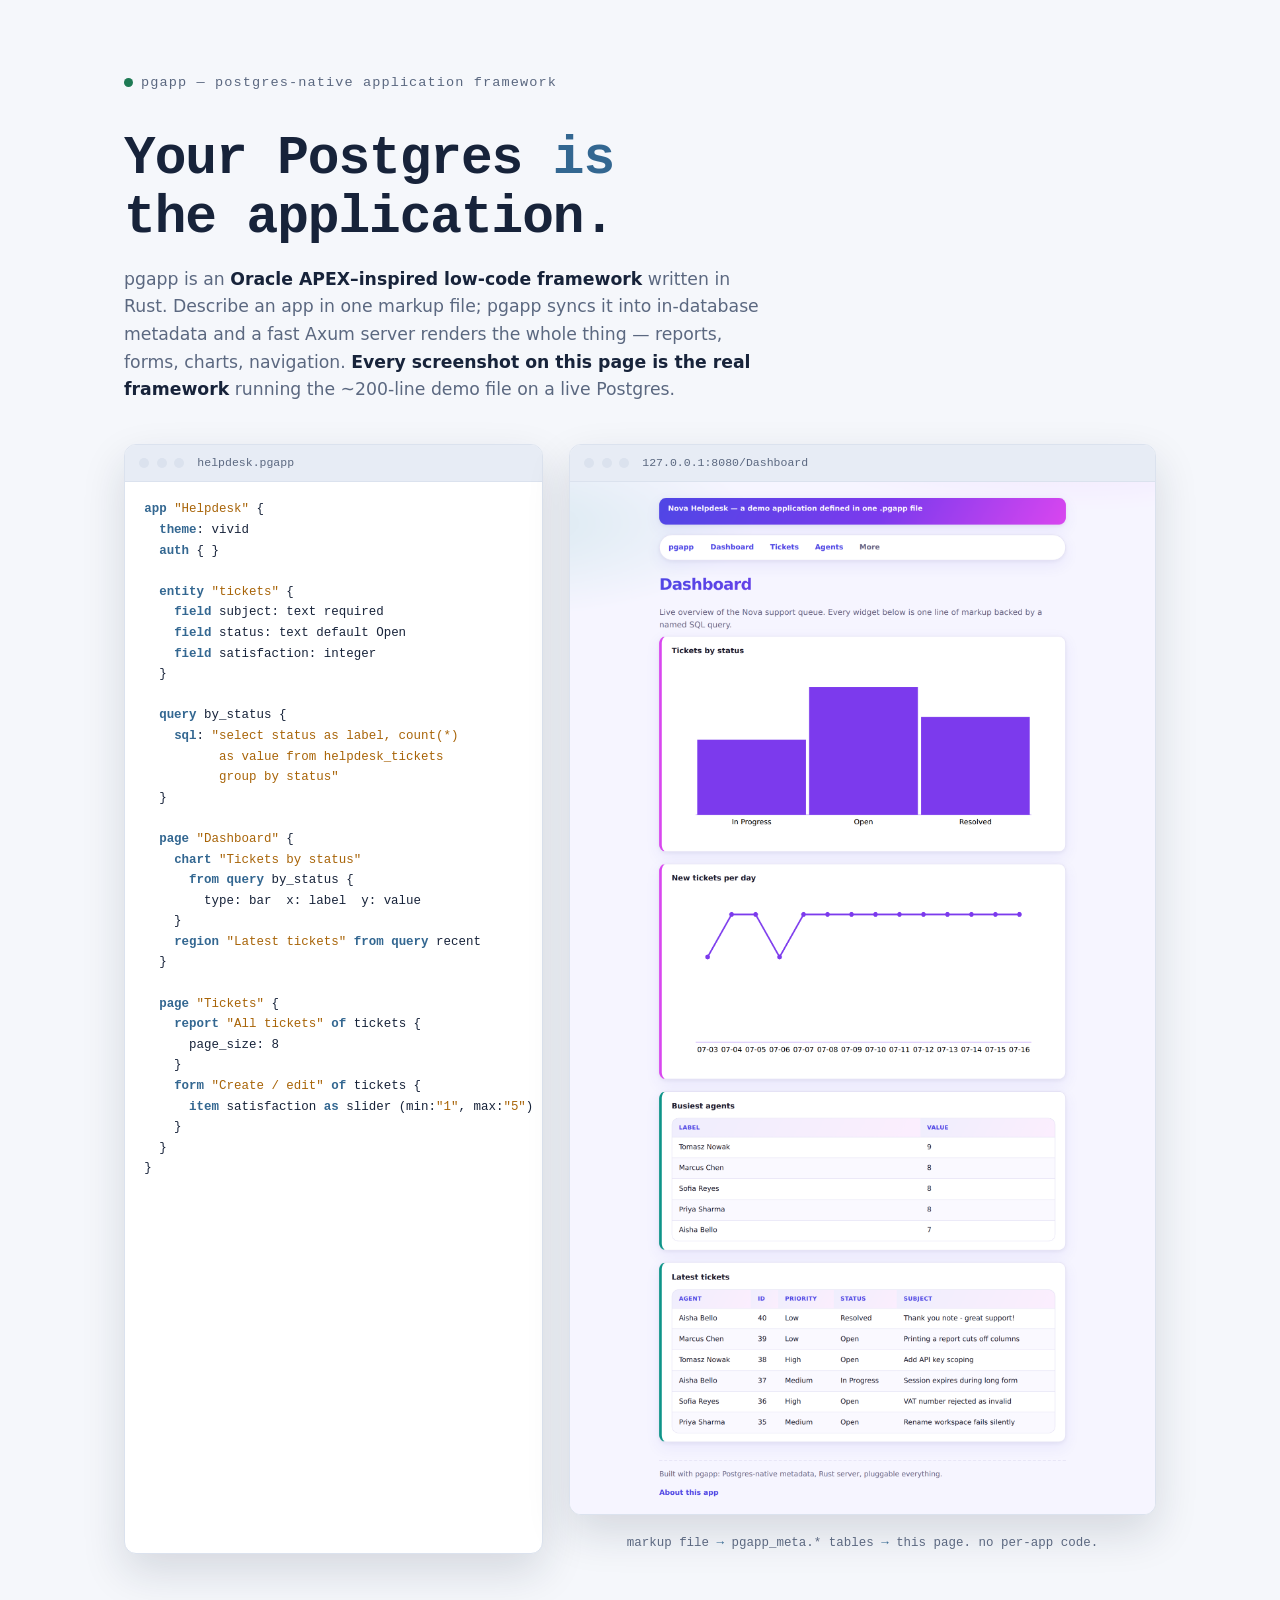
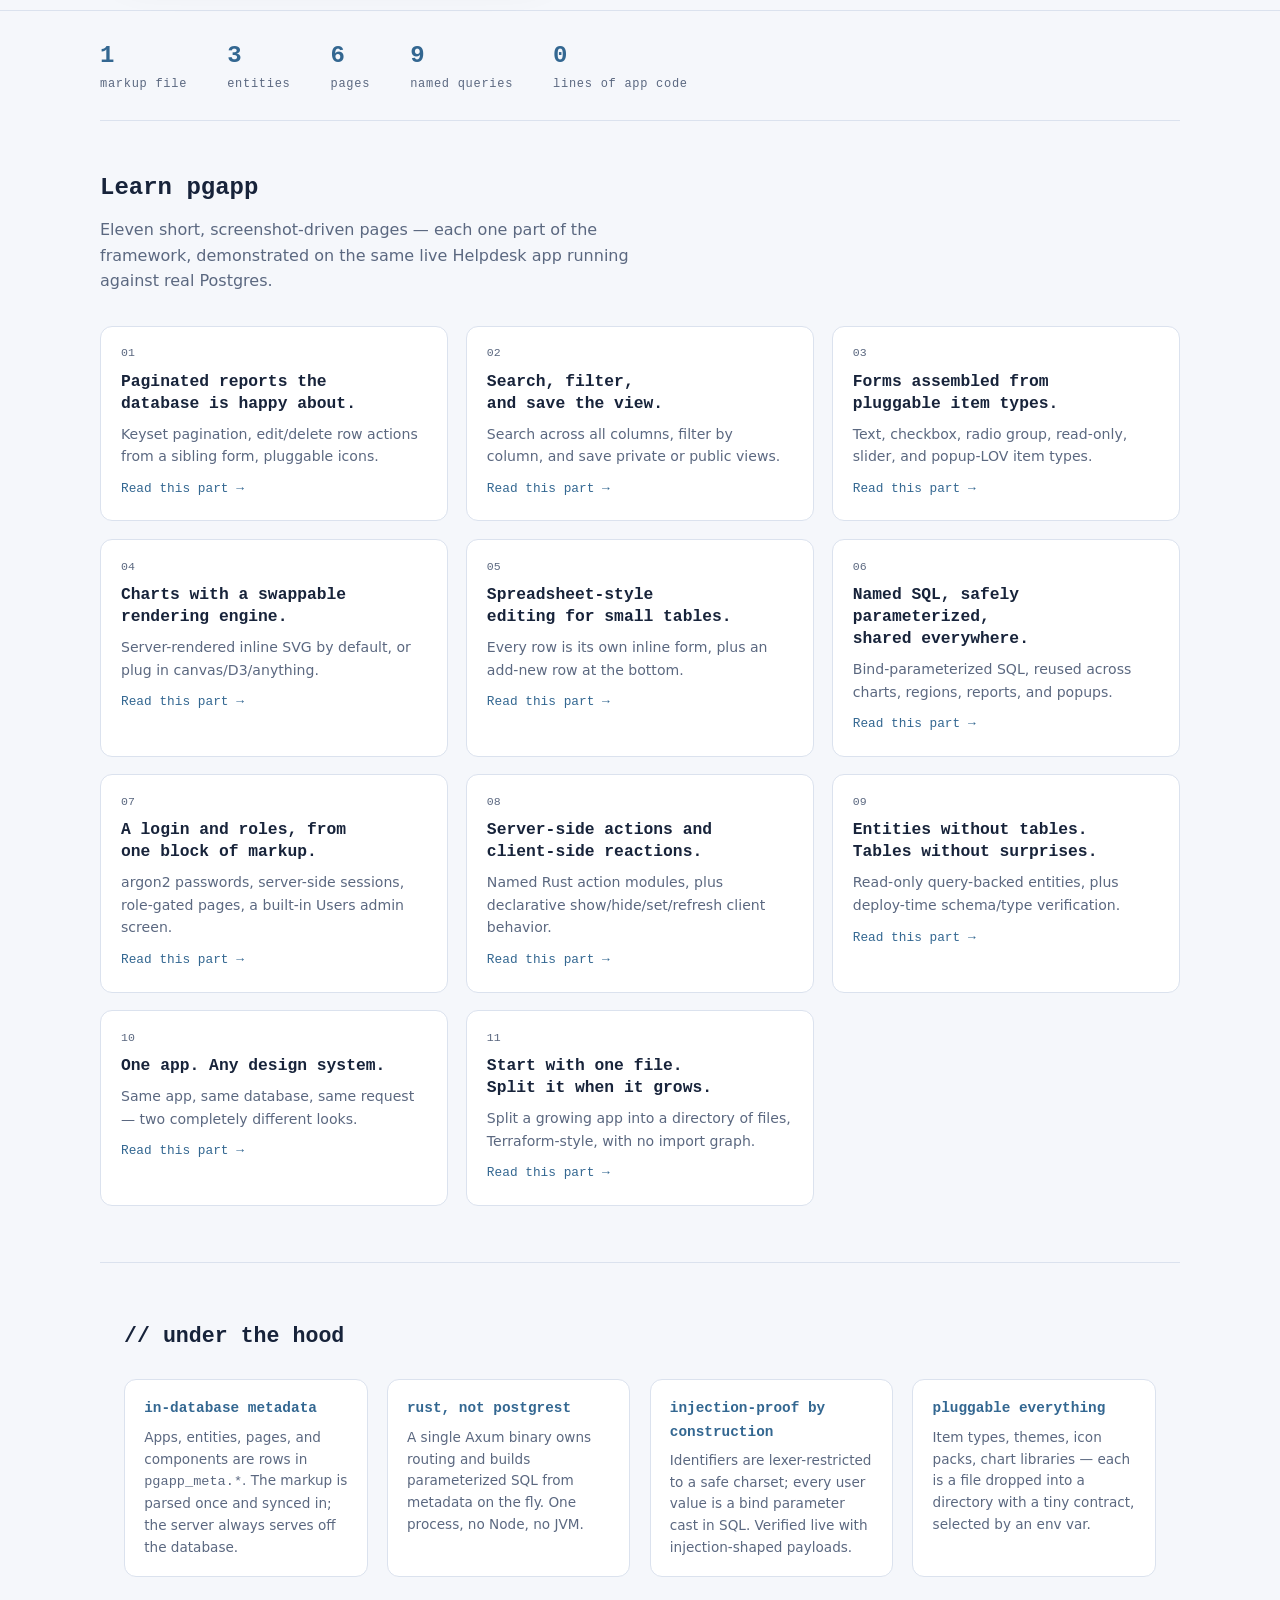
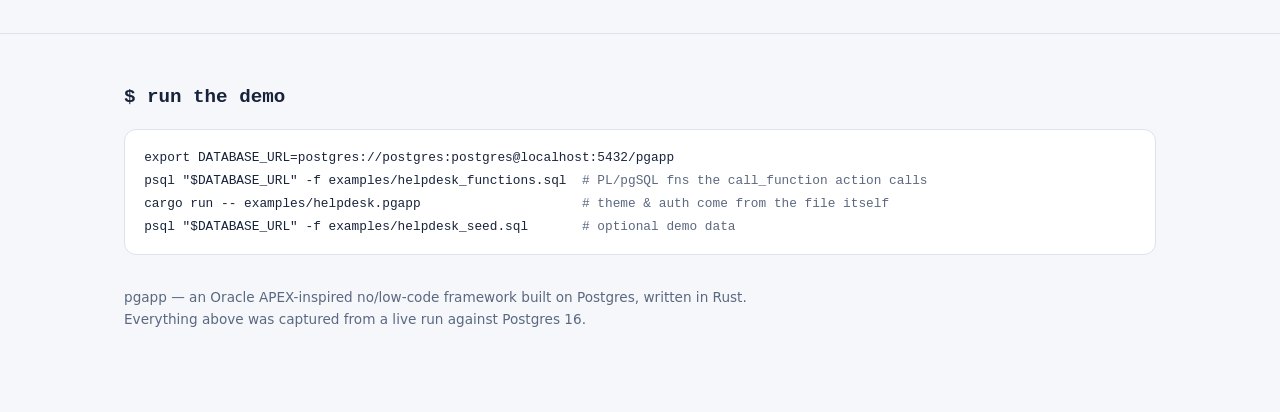
<file: marketing/index.html>
<!doctype html>
<html lang="en">
<head>
<meta charset="utf-8">
<meta name="viewport" content="width=device-width, initial-scale=1">
<title>pgapp — your Postgres is the app</title>
<link rel="stylesheet" href="style.css">
</head>
<body>

<header class="hero">
  <div class="wrap">
    <div class="brand"><span class="dot"></span>pgapp &mdash; postgres-native application framework</div>
    <h1>Your Postgres <span class="a">is</span> the application.</h1>
    <p class="lede">pgapp is an <strong>Oracle&nbsp;APEX&ndash;inspired low-code framework</strong> written in Rust.
    Describe an app in one markup file; pgapp syncs it into in-database metadata and a fast Axum server
    renders the whole thing &mdash; reports, forms, charts, navigation. <strong>Every screenshot on this page is the
    real framework</strong> running the ~200-line demo file on a live Postgres.</p>

    <div class="hero-pair">
      <div class="code-card">
        <div class="bar"><span class="b"></span><span class="b"></span><span class="b"></span><span class="name">helpdesk.pgapp</span></div>
        <pre><span class="k">app</span> <span class="s">"Helpdesk"</span> {
  <span class="k">theme</span>: vivid
  <span class="k">auth</span> { }

  <span class="k">entity</span> <span class="s">"tickets"</span> {
    <span class="k">field</span> subject: text required
    <span class="k">field</span> status: text default Open
    <span class="k">field</span> satisfaction: integer
  }

  <span class="k">query</span> by_status {
    <span class="k">sql</span>: <span class="s">"select status as label, count(*)
          as value from helpdesk_tickets
          group by status"</span>
  }

  <span class="k">page</span> <span class="s">"Dashboard"</span> {
    <span class="k">chart</span> <span class="s">"Tickets by status"</span>
      <span class="k">from query</span> by_status {
        type: bar  x: label  y: value
    }
    <span class="k">region</span> <span class="s">"Latest tickets"</span> <span class="k">from query</span> recent
  }

  <span class="k">page</span> <span class="s">"Tickets"</span> {
    <span class="k">report</span> <span class="s">"All tickets"</span> <span class="k">of</span> tickets {
      page_size: 8
    }
    <span class="k">form</span> <span class="s">"Create / edit"</span> <span class="k">of</span> tickets {
      <span class="k">item</span> satisfaction <span class="k">as</span> slider (min:<span class="s">"1"</span>, max:<span class="s">"5"</span>)
    }
  }
}</pre>
      </div>
      <div>
        <div class="frame"><div class="bar"><span class="b"></span><span class="b"></span><span class="b"></span><span class="name">127.0.0.1:8080/Dashboard</span></div><img src="shots/dashboard.png" alt="The rendered Dashboard page: two charts and two query-backed tables, styled by the vivid theme"></div>
        <div class="arrow-note">markup file <span class="a">&rarr;</span> pgapp_meta.* tables <span class="a">&rarr;</span> this page. no per-app code.</div>
      </div>
    </div>
  </div>
</header>

<section class="wrap stats" aria-label="Demo app contents">
  <div class="stat"><div class="n">1</div><div class="l">markup file</div></div>
  <div class="stat"><div class="n">3</div><div class="l">entities</div></div>
  <div class="stat"><div class="n">6</div><div class="l">pages</div></div>
  <div class="stat"><div class="n">9</div><div class="l">named queries</div></div>
  <div class="stat"><div class="n">0</div><div class="l">lines of app code</div></div>
</section>

<section class="wrap toc" aria-label="Tutorial">
  <h2>Learn pgapp</h2>
  <p class="toc-intro">Eleven short, screenshot-driven pages &mdash; each one part of the framework,
  demonstrated on the same live Helpdesk app running against real Postgres.</p>
  <div class="toc-grid">
    <a class="toc-card" href="tutorial/reports.html">
      <span class="n">01</span>
      <h3>Paginated reports the database is happy about.</h3>
      <p>Keyset pagination, edit/delete row actions from a sibling form, pluggable icons.</p>
      <span class="go">Read this part &rarr;</span>
    </a>
    <a class="toc-card" href="tutorial/search-and-views.html">
      <span class="n">02</span>
      <h3>Search, filter, and save the view.</h3>
      <p>Search across all columns, filter by column, and save private or public views.</p>
      <span class="go">Read this part &rarr;</span>
    </a>
    <a class="toc-card" href="tutorial/forms.html">
      <span class="n">03</span>
      <h3>Forms assembled from pluggable item types.</h3>
      <p>Text, checkbox, radio group, read-only, slider, and popup-LOV item types.</p>
      <span class="go">Read this part &rarr;</span>
    </a>
    <a class="toc-card" href="tutorial/charts.html">
      <span class="n">04</span>
      <h3>Charts with a swappable rendering engine.</h3>
      <p>Server-rendered inline SVG by default, or plug in canvas/D3/anything.</p>
      <span class="go">Read this part &rarr;</span>
    </a>
    <a class="toc-card" href="tutorial/editable-tables.html">
      <span class="n">05</span>
      <h3>Spreadsheet-style editing for small tables.</h3>
      <p>Every row is its own inline form, plus an add-new row at the bottom.</p>
      <span class="go">Read this part &rarr;</span>
    </a>
    <a class="toc-card" href="tutorial/queries.html">
      <span class="n">06</span>
      <h3>Named SQL, safely parameterized, shared everywhere.</h3>
      <p>Bind-parameterized SQL, reused across charts, regions, reports, and popups.</p>
      <span class="go">Read this part &rarr;</span>
    </a>
    <a class="toc-card" href="tutorial/auth.html">
      <span class="n">07</span>
      <h3>A login and roles, from one block of markup.</h3>
      <p>argon2 passwords, server-side sessions, role-gated pages, a built-in Users admin screen.</p>
      <span class="go">Read this part &rarr;</span>
    </a>
    <a class="toc-card" href="tutorial/actions.html">
      <span class="n">08</span>
      <h3>Server-side actions and client-side reactions.</h3>
      <p>Named Rust action modules, plus declarative show/hide/set/refresh client behavior.</p>
      <span class="go">Read this part &rarr;</span>
    </a>
    <a class="toc-card" href="tutorial/query-entities.html">
      <span class="n">09</span>
      <h3>Entities without tables. Tables without surprises.</h3>
      <p>Read-only query-backed entities, plus deploy-time schema/type verification.</p>
      <span class="go">Read this part &rarr;</span>
    </a>
    <a class="toc-card" href="tutorial/theming.html">
      <span class="n">10</span>
      <h3>One app. Any design system.</h3>
      <p>Same app, same database, same request &mdash; two completely different looks.</p>
      <span class="go">Read this part &rarr;</span>
    </a>
    <a class="toc-card" href="tutorial/modular-apps.html">
      <span class="n">11</span>
      <h3>Start with one file. Split it when it grows.</h3>
      <p>Split a growing app into a directory of files, Terraform-style, with no import graph.</p>
      <span class="go">Read this part &rarr;</span>
    </a>
  </div>
</section>

<section class="arch">
  <div class="wrap">
    <h2>// under the hood</h2>
    <div class="arch-grid">
      <div class="arch-card"><h3>in-database metadata</h3><p>Apps, entities, pages, and components are rows in <code>pgapp_meta.*</code>. The markup is parsed once and synced in; the server always serves off the database.</p></div>
      <div class="arch-card"><h3>rust, not postgrest</h3><p>A single Axum binary owns routing and builds parameterized SQL from metadata on the fly. One process, no Node, no JVM.</p></div>
      <div class="arch-card"><h3>injection-proof by construction</h3><p>Identifiers are lexer-restricted to a safe charset; every user value is a bind parameter cast in SQL. Verified live with injection-shaped payloads.</p></div>
      <div class="arch-card"><h3>pluggable everything</h3><p>Item types, themes, icon packs, chart libraries &mdash; each is a file dropped into a directory with a tiny contract, selected by an env var.</p></div>
    </div>
  </div>
</section>

<footer class="foot">
  <div class="wrap">
    <h2>$ run the demo</h2>
    <div class="runbox">export DATABASE_URL=postgres://postgres:postgres@localhost:5432/pgapp
psql "$DATABASE_URL" -f examples/helpdesk_functions.sql  <span class="c"># PL/pgSQL fns the call_function action calls</span>
cargo run -- examples/helpdesk.pgapp                     <span class="c"># theme &amp; auth come from the file itself</span>
psql "$DATABASE_URL" -f examples/helpdesk_seed.sql       <span class="c"># optional demo data</span></div>
    <p class="sig">pgapp &mdash; an Oracle APEX-inspired no/low-code framework built on Postgres, written in Rust.<br>
    Everything above was captured from a live run against Postgres 16.</p>
  </div>
</footer>

</body>
</html>
</file>
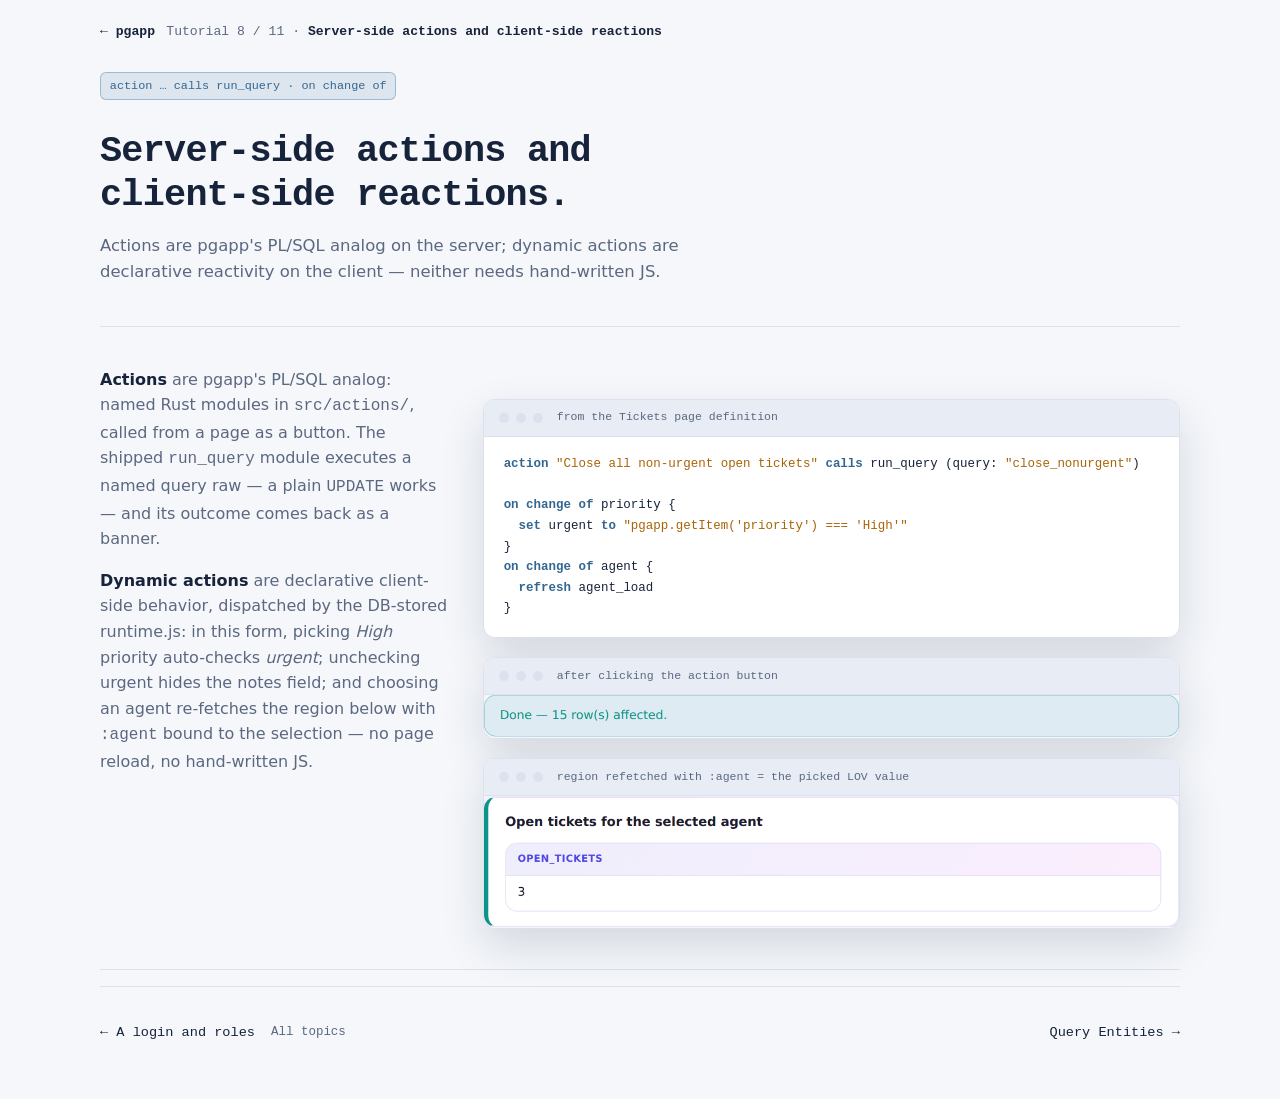
<file: marketing/tutorial/actions.html>
<!doctype html>
<html lang="en">
<head>
<meta charset="utf-8">
<meta name="viewport" content="width=device-width, initial-scale=1">
<title>Server-side actions and client-side reactions — pgapp tutorial</title>
<link rel="stylesheet" href="../style.css">
</head>
<body>

<div class="wrap sitenav">
  <a class="back" href="../index.html">&larr; pgapp</a>
  <span class="crumb">Tutorial 8 / 11 &middot; <strong>Server-side actions and client-side reactions</strong></span>
</div>

<header class="wrap tut-head">
  <span class="eyebrow">action &hellip; calls run_query &middot; on change of</span>
  <h1>Server-side actions and client-side reactions.</h1>
  <p class="lede">Actions are pgapp's PL/SQL analog on the server; dynamic actions are declarative reactivity on the client &mdash; neither needs hand-written JS.</p>
</header>

<main class="wrap tut-body feature">

<div class="txt">
  <p><strong>Actions</strong> are pgapp's PL/SQL analog: named Rust modules in <code>src/actions/</code>,
  called from a page as a button. The shipped <code>run_query</code> module executes a named query raw
  &mdash; a plain <code>UPDATE</code> works &mdash; and its outcome comes back as a banner.</p>
  <p><strong>Dynamic actions</strong> are declarative client-side behavior, dispatched by the DB-stored
  runtime.js: in this form, picking <em>High</em> priority auto-checks <em>urgent</em>; unchecking
  urgent hides the notes field; and choosing an agent re-fetches the region below with
  <code>:agent</code> bound to the selection &mdash; no page reload, no hand-written JS.</p>
</div>
<div class="media">
  <div class="media-stack">
    <div class="code-card">
      <div class="bar"><span class="b"></span><span class="b"></span><span class="b"></span><span class="name">from the Tickets page definition</span></div>
      <pre><span class="k">action</span> <span class="s">"Close all non-urgent open tickets"</span> <span class="k">calls</span> run_query (query: <span class="s">"close_nonurgent"</span>)

<span class="k">on change of</span> priority {
  <span class="k">set</span> urgent <span class="k">to</span> <span class="s">"pgapp.getItem('priority') === 'High'"</span>
}
<span class="k">on change of</span> agent {
  <span class="k">refresh</span> agent_load
}</pre>
    </div>
    <div class="frame"><div class="bar"><span class="b"></span><span class="b"></span><span class="b"></span><span class="name">after clicking the action button</span></div><img src="../shots/action-notice.png" alt="A green banner reading Done, 15 rows affected"></div>
    <div class="frame"><div class="bar"><span class="b"></span><span class="b"></span><span class="b"></span><span class="name">region refetched with :agent = the picked LOV value</span></div><img src="../shots/da-region.png" alt="The open-tickets-for-selected-agent region showing 3"></div>
  </div>
</div>

</main>

<nav class="wrap pager">
  <a class="pager-link prev" href="auth.html">&larr; A login and roles</a>
  <a class="pager-link home" href="../index.html">All topics</a>
  <a class="pager-link next" href="query-entities.html">Query Entities &rarr;</a>
</nav>

</body>
</html>
</file>
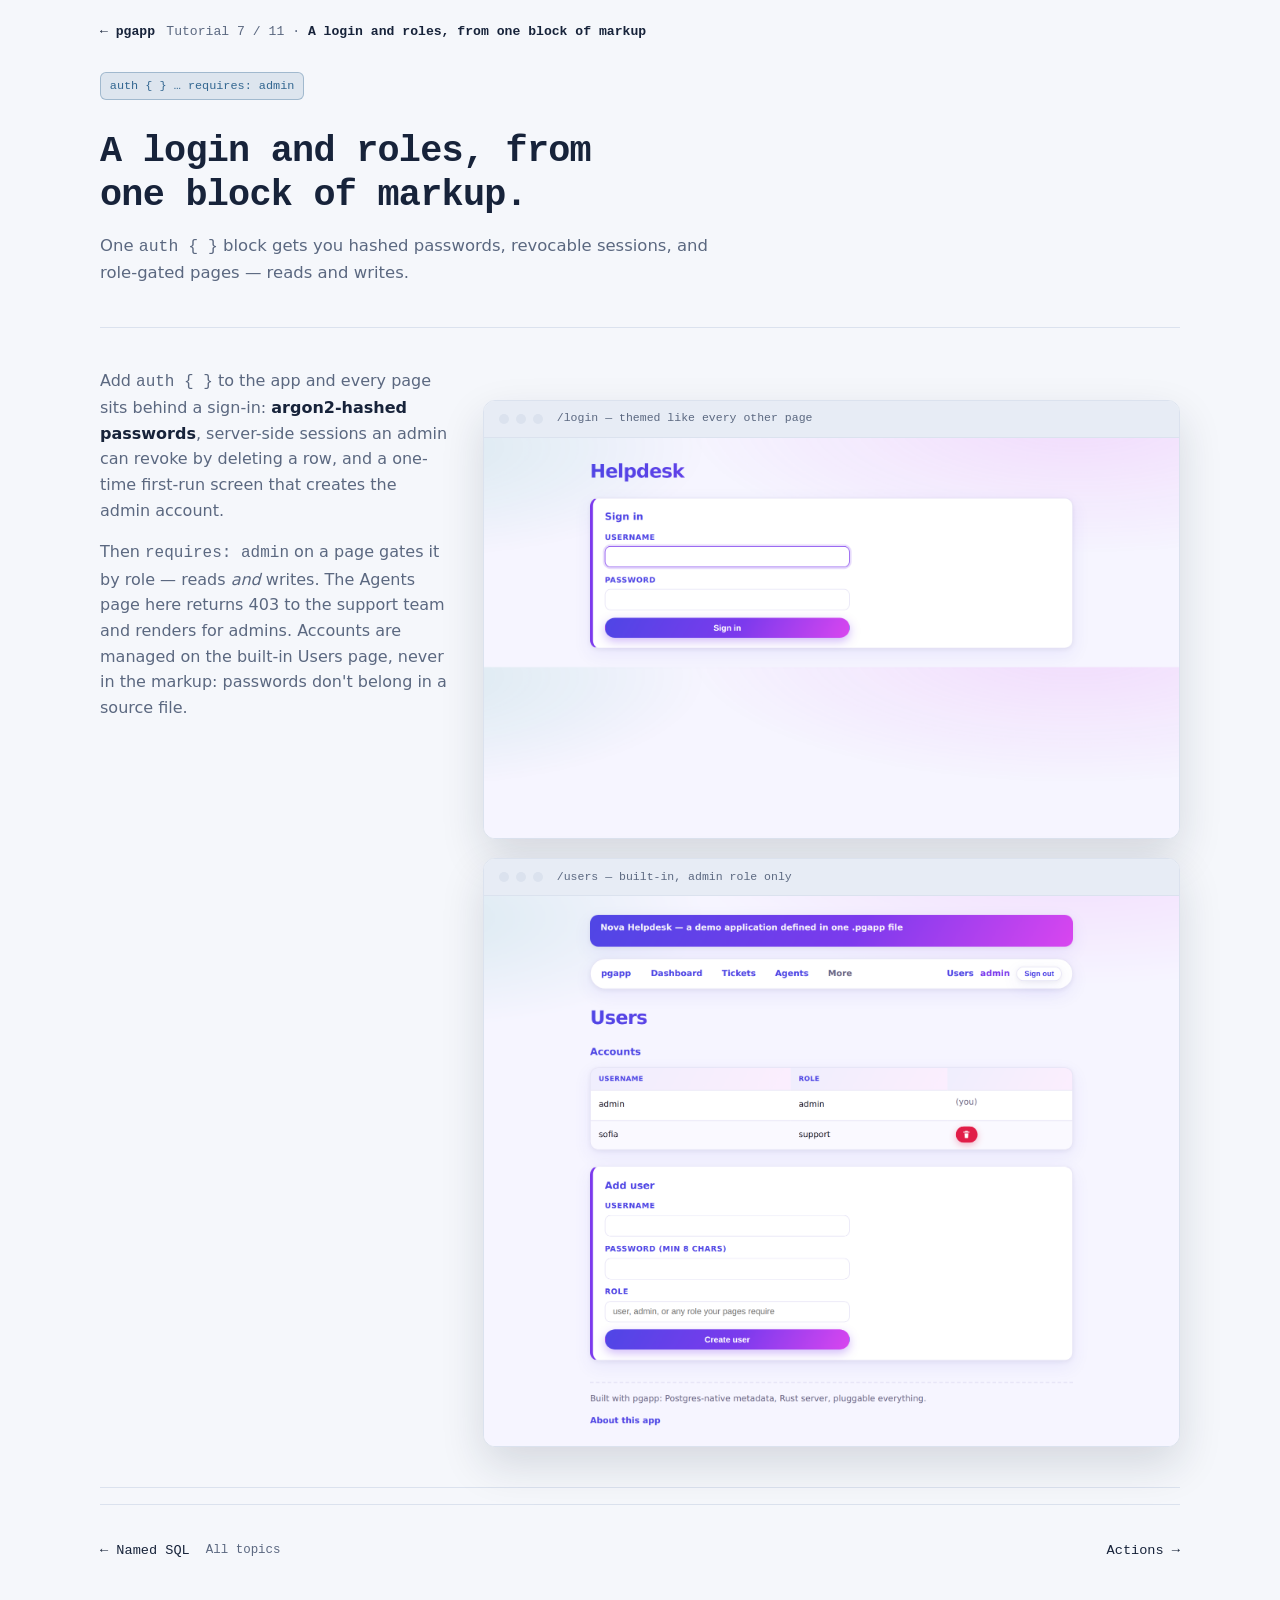
<file: marketing/tutorial/auth.html>
<!doctype html>
<html lang="en">
<head>
<meta charset="utf-8">
<meta name="viewport" content="width=device-width, initial-scale=1">
<title>A login and roles, from one block of markup — pgapp tutorial</title>
<link rel="stylesheet" href="../style.css">
</head>
<body>

<div class="wrap sitenav">
  <a class="back" href="../index.html">&larr; pgapp</a>
  <span class="crumb">Tutorial 7 / 11 &middot; <strong>A login and roles, from one block of markup</strong></span>
</div>

<header class="wrap tut-head">
  <span class="eyebrow">auth { } &hellip; requires: admin</span>
  <h1>A login and roles, from one block of markup.</h1>
  <p class="lede">One <code>auth { }</code> block gets you hashed passwords, revocable sessions, and role-gated pages &mdash; reads and writes.</p>
</header>

<main class="wrap tut-body feature">

<div class="txt">
  <p>Add <code>auth&nbsp;{&nbsp;}</code> to the app and every page sits behind a sign-in:
  <strong>argon2-hashed passwords</strong>, server-side sessions an admin can revoke by deleting a row,
  and a one-time first-run screen that creates the admin account.</p>
  <p>Then <code>requires: admin</code> on a page gates it by role — reads <em>and</em> writes. The Agents
  page here returns 403 to the support team and renders for admins. Accounts are managed on the built-in
  Users page, never in the markup: passwords don't belong in a source file.</p>
</div>
<div class="media">
  <div class="media-stack">
    <div class="frame crop"><div class="bar"><span class="b"></span><span class="b"></span><span class="b"></span><span class="name">/login &mdash; themed like every other page</span></div><img src="../shots/auth-login.png" alt="The sign-in form, styled by the vivid theme" style="max-height:400px"></div>
    <div class="frame"><div class="bar"><span class="b"></span><span class="b"></span><span class="b"></span><span class="name">/users &mdash; built-in, admin role only</span></div><img src="../shots/auth-users.png" alt="The built-in user management page listing the admin and a support user, with an add-user form"></div>
  </div>
</div>

</main>

<nav class="wrap pager">
  <a class="pager-link prev" href="queries.html">&larr; Named SQL</a>
  <a class="pager-link home" href="../index.html">All topics</a>
  <a class="pager-link next" href="actions.html">Actions &rarr;</a>
</nav>

</body>
</html>
</file>
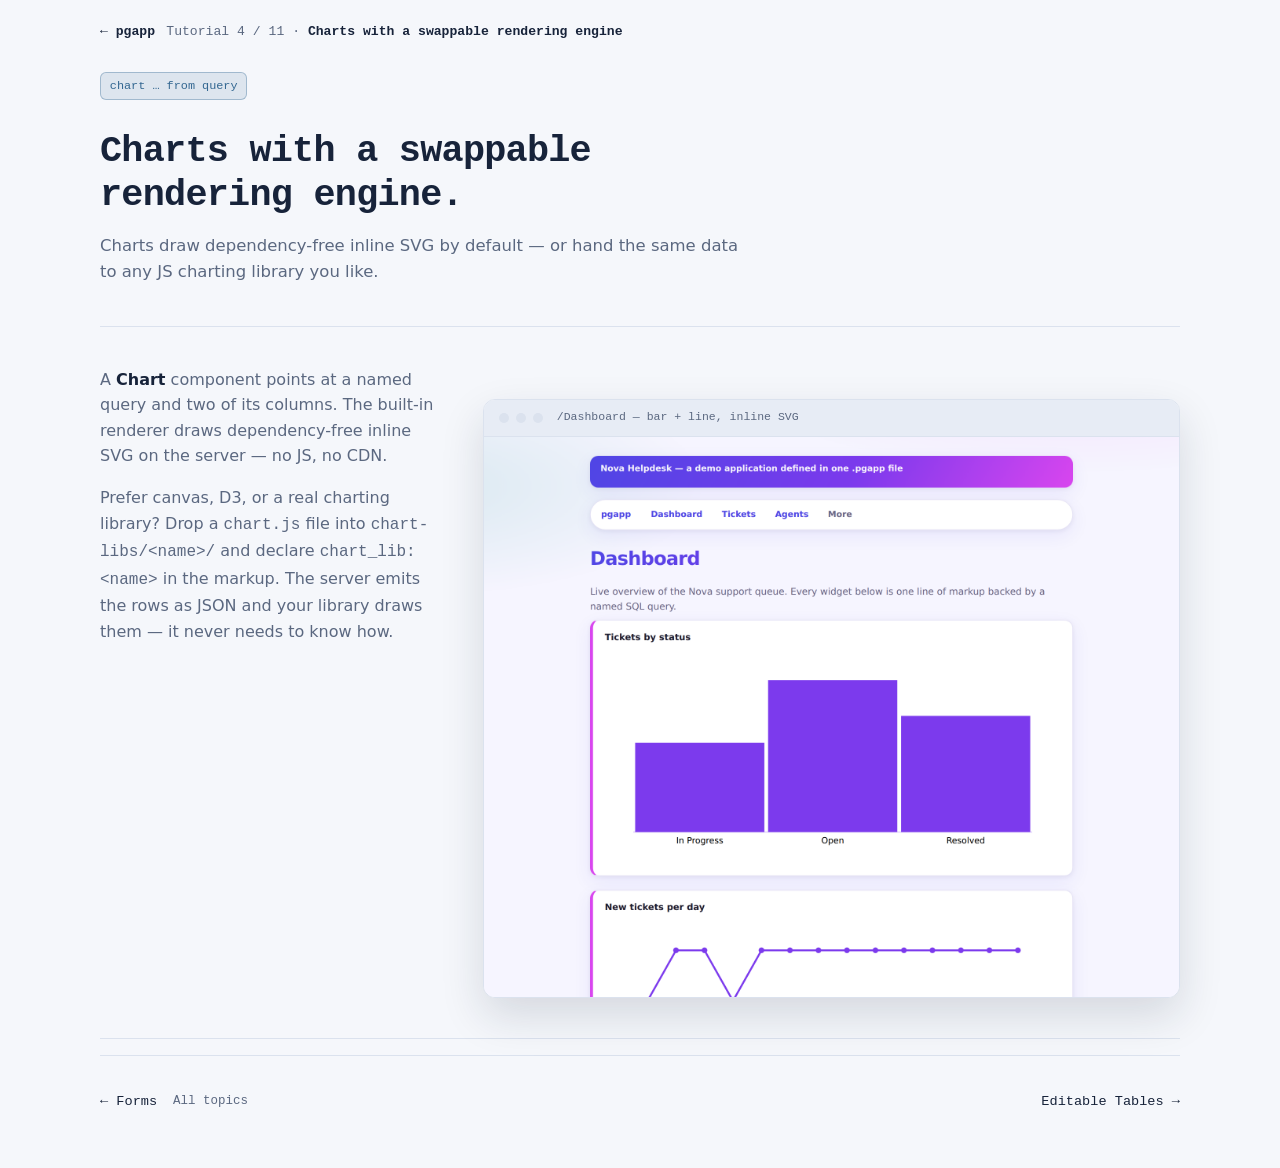
<file: marketing/tutorial/charts.html>
<!doctype html>
<html lang="en">
<head>
<meta charset="utf-8">
<meta name="viewport" content="width=device-width, initial-scale=1">
<title>Charts with a swappable rendering engine — pgapp tutorial</title>
<link rel="stylesheet" href="../style.css">
</head>
<body>

<div class="wrap sitenav">
  <a class="back" href="../index.html">&larr; pgapp</a>
  <span class="crumb">Tutorial 4 / 11 &middot; <strong>Charts with a swappable rendering engine</strong></span>
</div>

<header class="wrap tut-head">
  <span class="eyebrow">chart &hellip; from query</span>
  <h1>Charts with a swappable rendering engine.</h1>
  <p class="lede">Charts draw dependency-free inline SVG by default &mdash; or hand the same data to any JS charting library you like.</p>
</header>

<main class="wrap tut-body feature">

<div class="txt">
  <p>A <strong>Chart</strong> component points at a named query and two of its columns. The built-in renderer
  draws dependency-free inline SVG on the server &mdash; no JS, no CDN.</p>
  <p>Prefer canvas, D3, or a real charting library? Drop a <code>chart.js</code> file into
  <code>chart-libs/&lt;name&gt;/</code> and declare <code>chart_lib: &lt;name&gt;</code> in the markup. The server emits the rows as JSON and
  your library draws them &mdash; it never needs to know how.</p>
</div>
<div class="media">
  <div class="frame crop"><div class="bar"><span class="b"></span><span class="b"></span><span class="b"></span><span class="name">/Dashboard &mdash; bar + line, inline SVG</span></div><img src="../shots/dashboard.png" alt="Bar chart of tickets by status and a line chart of new tickets per day"></div>
</div>

</main>

<nav class="wrap pager">
  <a class="pager-link prev" href="forms.html">&larr; Forms</a>
  <a class="pager-link home" href="../index.html">All topics</a>
  <a class="pager-link next" href="editable-tables.html">Editable Tables &rarr;</a>
</nav>

</body>
</html>
</file>
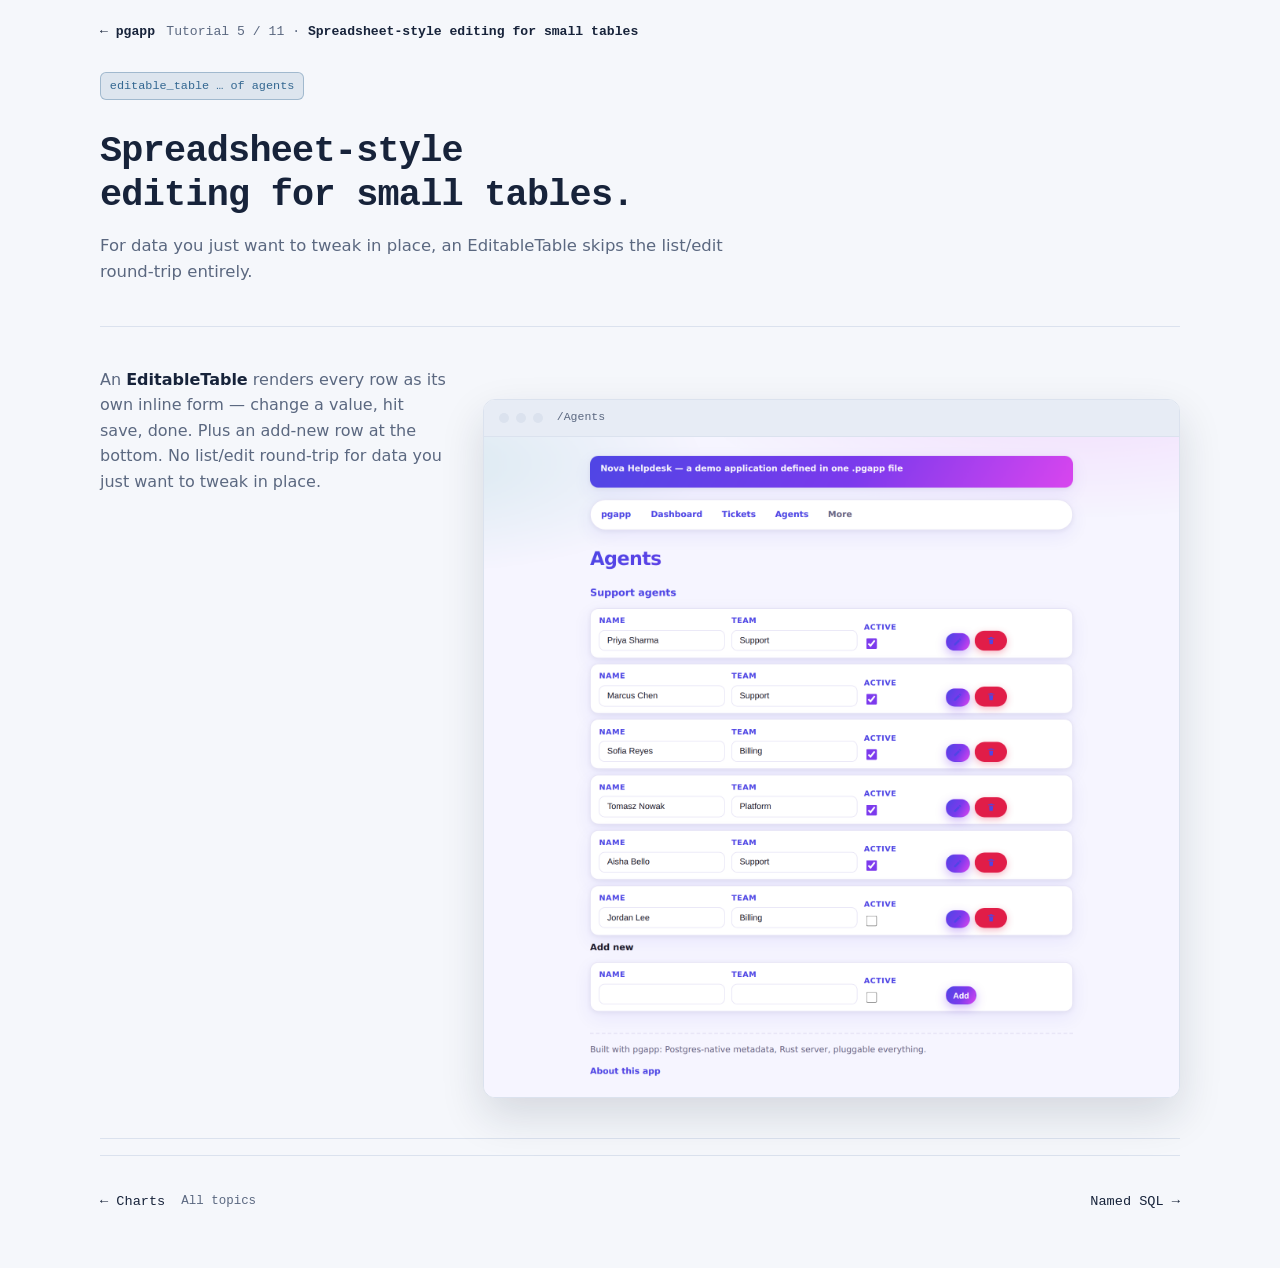
<file: marketing/tutorial/editable-tables.html>
<!doctype html>
<html lang="en">
<head>
<meta charset="utf-8">
<meta name="viewport" content="width=device-width, initial-scale=1">
<title>Spreadsheet-style editing for small tables — pgapp tutorial</title>
<link rel="stylesheet" href="../style.css">
</head>
<body>

<div class="wrap sitenav">
  <a class="back" href="../index.html">&larr; pgapp</a>
  <span class="crumb">Tutorial 5 / 11 &middot; <strong>Spreadsheet-style editing for small tables</strong></span>
</div>

<header class="wrap tut-head">
  <span class="eyebrow">editable_table &hellip; of agents</span>
  <h1>Spreadsheet-style editing for small tables.</h1>
  <p class="lede">For data you just want to tweak in place, an EditableTable skips the list/edit round-trip entirely.</p>
</header>

<main class="wrap tut-body feature">

<div class="txt">
  <p>An <strong>EditableTable</strong> renders every row as its own inline form &mdash; change a value, hit save,
  done. Plus an add-new row at the bottom. No list/edit round-trip for data you just want to tweak in place.</p>
</div>
<div class="media">
  <div class="frame"><div class="bar"><span class="b"></span><span class="b"></span><span class="b"></span><span class="name">/Agents</span></div><img src="../shots/agents.png" alt="Six agent rows, each with editable name, team, and active fields plus save and delete buttons"></div>
</div>

</main>

<nav class="wrap pager">
  <a class="pager-link prev" href="charts.html">&larr; Charts</a>
  <a class="pager-link home" href="../index.html">All topics</a>
  <a class="pager-link next" href="queries.html">Named SQL &rarr;</a>
</nav>

</body>
</html>
</file>
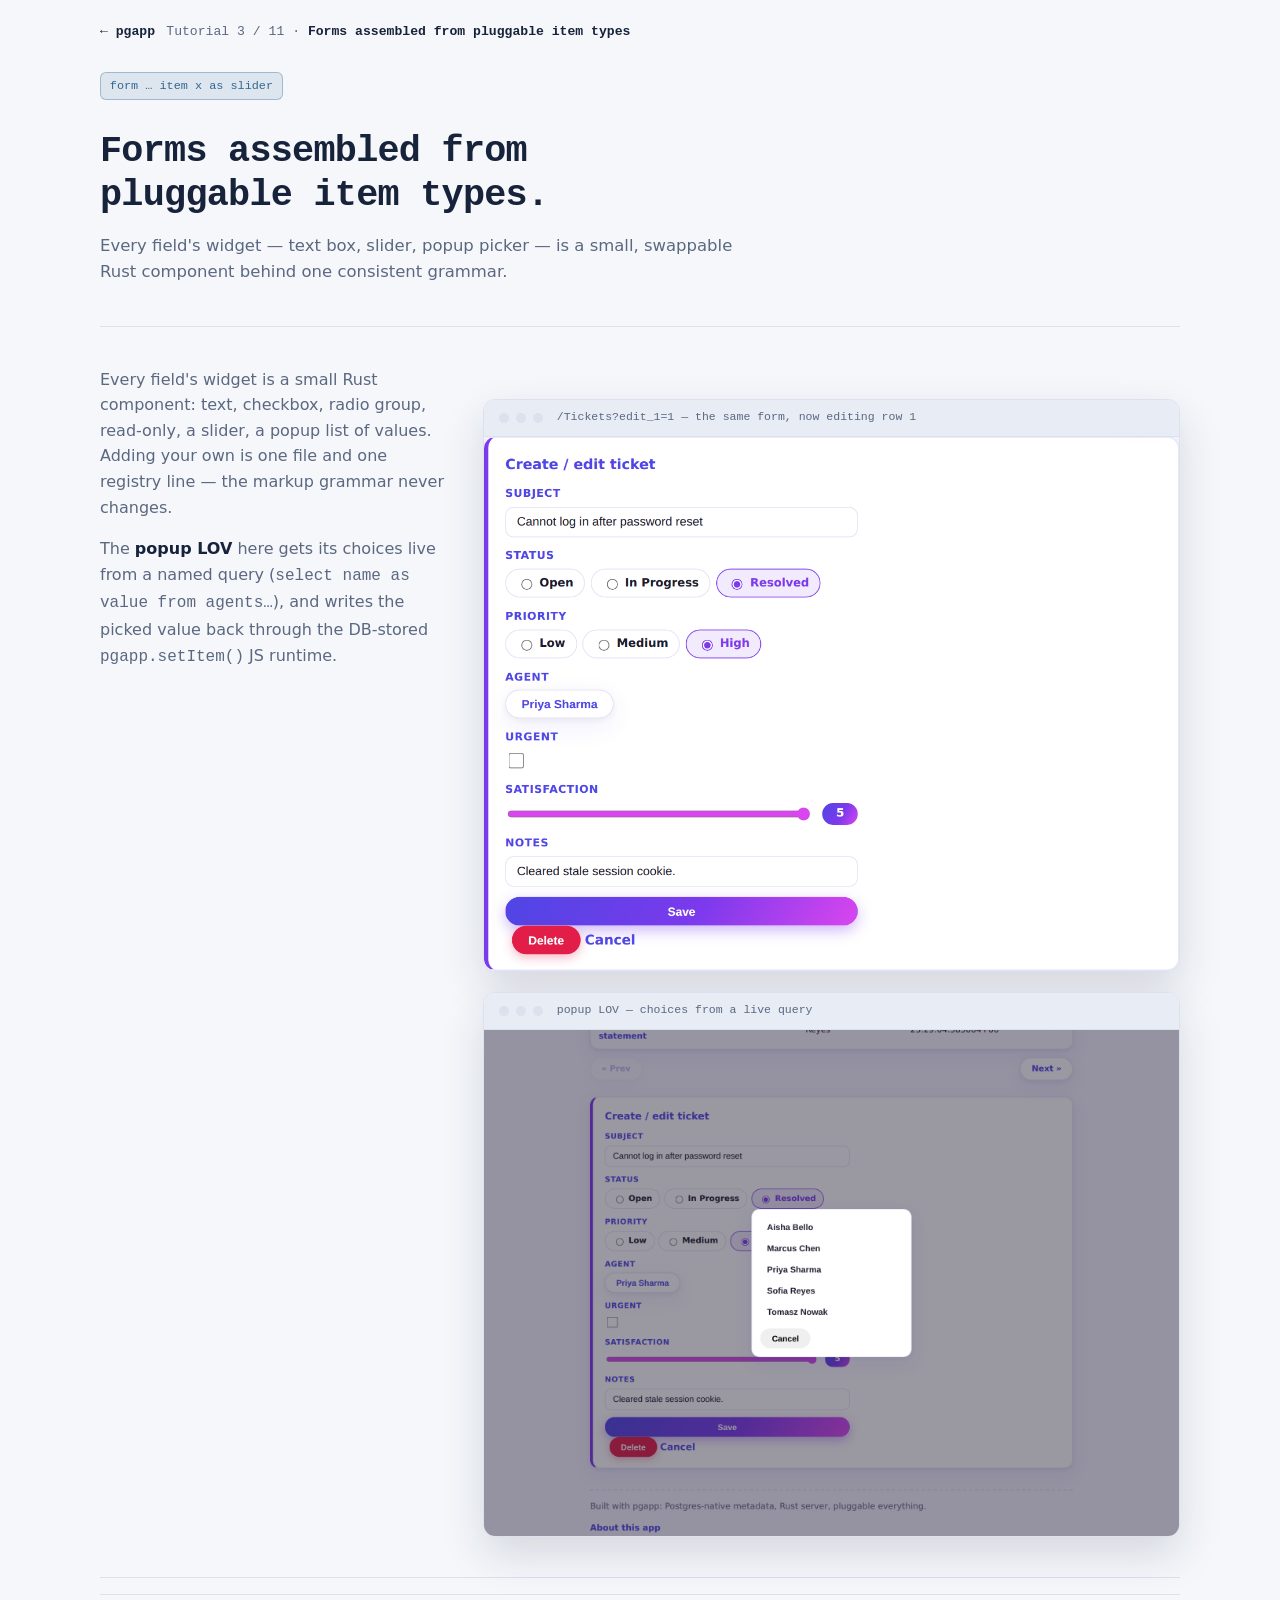
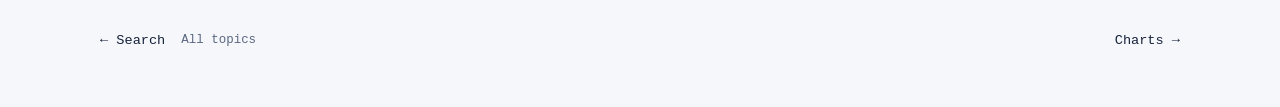
<file: marketing/tutorial/forms.html>
<!doctype html>
<html lang="en">
<head>
<meta charset="utf-8">
<meta name="viewport" content="width=device-width, initial-scale=1">
<title>Forms assembled from pluggable item types — pgapp tutorial</title>
<link rel="stylesheet" href="../style.css">
</head>
<body>

<div class="wrap sitenav">
  <a class="back" href="../index.html">&larr; pgapp</a>
  <span class="crumb">Tutorial 3 / 11 &middot; <strong>Forms assembled from pluggable item types</strong></span>
</div>

<header class="wrap tut-head">
  <span class="eyebrow">form &hellip; item x as slider</span>
  <h1>Forms assembled from pluggable item types.</h1>
  <p class="lede">Every field's widget &mdash; text box, slider, popup picker &mdash; is a small, swappable Rust component behind one consistent grammar.</p>
</header>

<main class="wrap tut-body feature">

<div class="txt">
  <p>Every field's widget is a small Rust component: text, checkbox, radio group, read-only, a slider,
  a popup list of values. Adding your own is one file and one registry line &mdash; the markup grammar
  never changes.</p>
  <p>The <strong>popup LOV</strong> here gets its choices live from a named query (<code>select name as value from
  agents&hellip;</code>), and writes the picked value back through the DB-stored <code>pgapp.setItem()</code> JS runtime.</p>
</div>
<div class="media">
  <div class="media-stack">
    <div class="frame"><div class="bar"><span class="b"></span><span class="b"></span><span class="b"></span><span class="name">/Tickets?edit_1=1 &mdash; the same form, now editing row 1</span></div><img src="../shots/form-edit.png" alt="The ticket form in edit mode: pill-styled radio groups, an agent picker, a satisfaction slider reading 5"></div>
    <div class="frame"><div class="bar"><span class="b"></span><span class="b"></span><span class="b"></span><span class="name">popup LOV &mdash; choices from a live query</span></div><img src="../shots/popup-lov.png" alt="A modal dialog listing the five active agents, fetched from a named query"></div>
  </div>
</div>

</main>

<nav class="wrap pager">
  <a class="pager-link prev" href="search-and-views.html">&larr; Search</a>
  <a class="pager-link home" href="../index.html">All topics</a>
  <a class="pager-link next" href="charts.html">Charts &rarr;</a>
</nav>

</body>
</html>
</file>
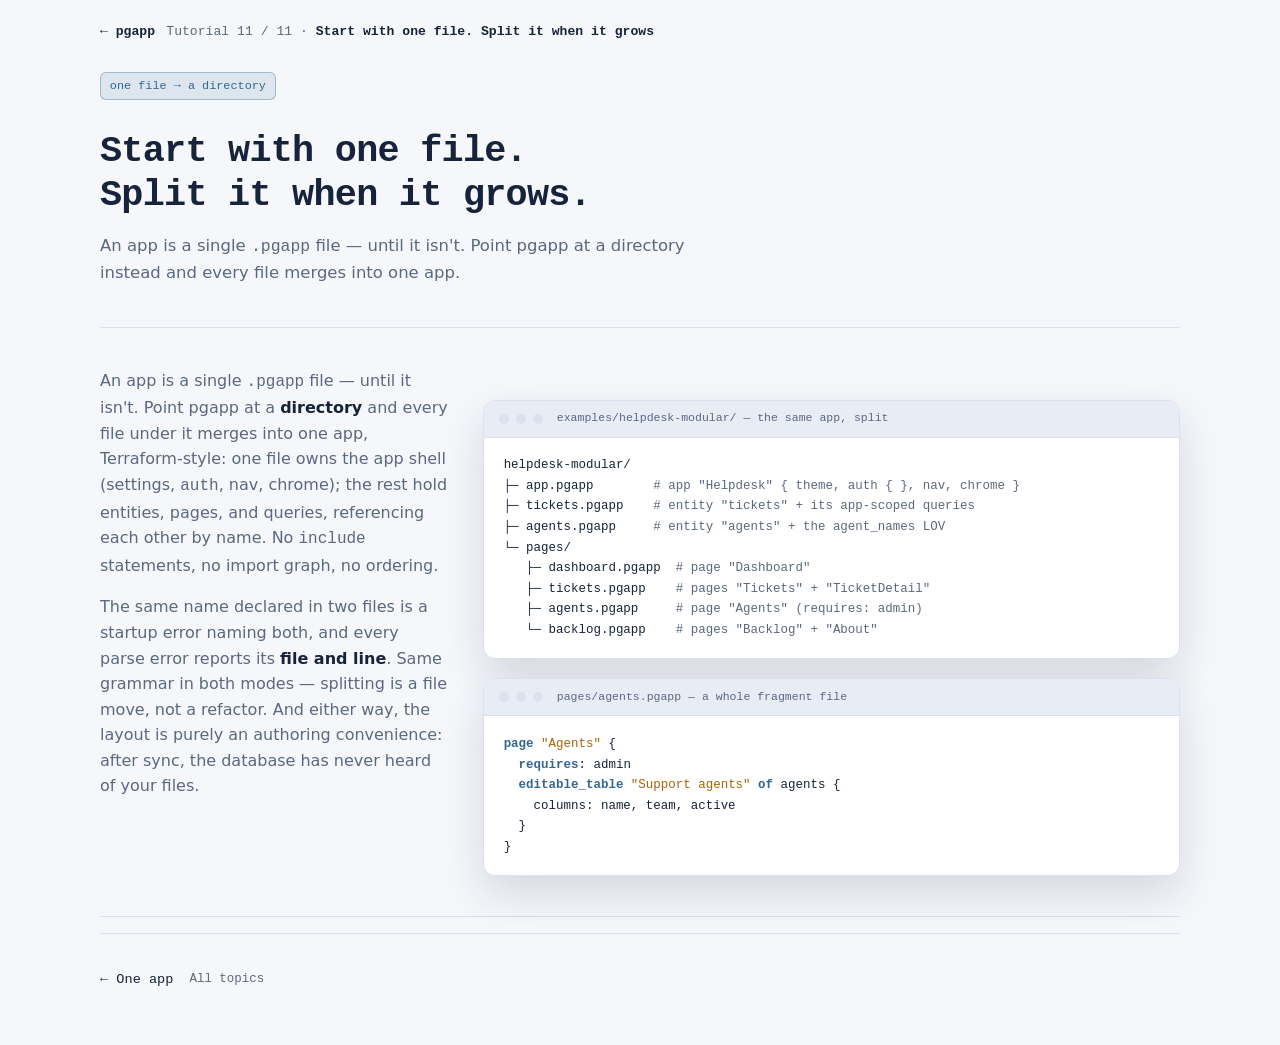
<file: marketing/tutorial/modular-apps.html>
<!doctype html>
<html lang="en">
<head>
<meta charset="utf-8">
<meta name="viewport" content="width=device-width, initial-scale=1">
<title>Start with one file. Split it when it grows — pgapp tutorial</title>
<link rel="stylesheet" href="../style.css">
</head>
<body>

<div class="wrap sitenav">
  <a class="back" href="../index.html">&larr; pgapp</a>
  <span class="crumb">Tutorial 11 / 11 &middot; <strong>Start with one file. Split it when it grows</strong></span>
</div>

<header class="wrap tut-head">
  <span class="eyebrow">one file &rarr; a directory</span>
  <h1>Start with one file. Split it when it grows.</h1>
  <p class="lede">An app is a single <code>.pgapp</code> file &mdash; until it isn't. Point pgapp at a directory instead and every file merges into one app.</p>
</header>

<main class="wrap tut-body feature">

<div class="txt">
  <p>An app is a single <code>.pgapp</code> file &mdash; until it isn't. Point pgapp at a
  <strong>directory</strong> and every file under it merges into one app, Terraform-style: one file owns
  the app shell (settings, <code>auth</code>, nav, chrome); the rest hold entities, pages, and queries,
  referencing each other by name. No <code>include</code> statements, no import graph, no ordering.</p>
  <p>The same name declared in two files is a startup error naming both, and every parse error reports
  its <strong>file and line</strong>. Same grammar in both modes &mdash; splitting is a file move, not a
  refactor. And either way, the layout is purely an authoring convenience: after sync, the database has
  never heard of your files.</p>
</div>
<div class="media">
  <div class="media-stack">
    <div class="code-card">
      <div class="bar"><span class="b"></span><span class="b"></span><span class="b"></span><span class="name">examples/helpdesk-modular/ &mdash; the same app, split</span></div>
      <pre>helpdesk-modular/
&#9500;&#9472; app.pgapp        <span class="c"># app "Helpdesk" { theme, auth { }, nav, chrome }</span>
&#9500;&#9472; tickets.pgapp    <span class="c"># entity "tickets" + its app-scoped queries</span>
&#9500;&#9472; agents.pgapp     <span class="c"># entity "agents" + the agent_names LOV</span>
&#9492;&#9472; pages/
   &#9500;&#9472; dashboard.pgapp  <span class="c"># page "Dashboard"</span>
   &#9500;&#9472; tickets.pgapp    <span class="c"># pages "Tickets" + "TicketDetail"</span>
   &#9500;&#9472; agents.pgapp     <span class="c"># page "Agents" (requires: admin)</span>
   &#9492;&#9472; backlog.pgapp    <span class="c"># pages "Backlog" + "About"</span></pre>
    </div>
    <div class="code-card">
      <div class="bar"><span class="b"></span><span class="b"></span><span class="b"></span><span class="name">pages/agents.pgapp &mdash; a whole fragment file</span></div>
      <pre><span class="k">page</span> <span class="s">"Agents"</span> {
  <span class="k">requires</span>: admin
  <span class="k">editable_table</span> <span class="s">"Support agents"</span> <span class="k">of</span> agents {
    columns: name, team, active
  }
}</pre>
    </div>
  </div>
</div>

</main>

<nav class="wrap pager">
  <a class="pager-link prev" href="theming.html">&larr; One app</a>
  <a class="pager-link home" href="../index.html">All topics</a>
  <span class="pager-link next" style="visibility:hidden">placeholder</span>
</nav>

</body>
</html>
</file>
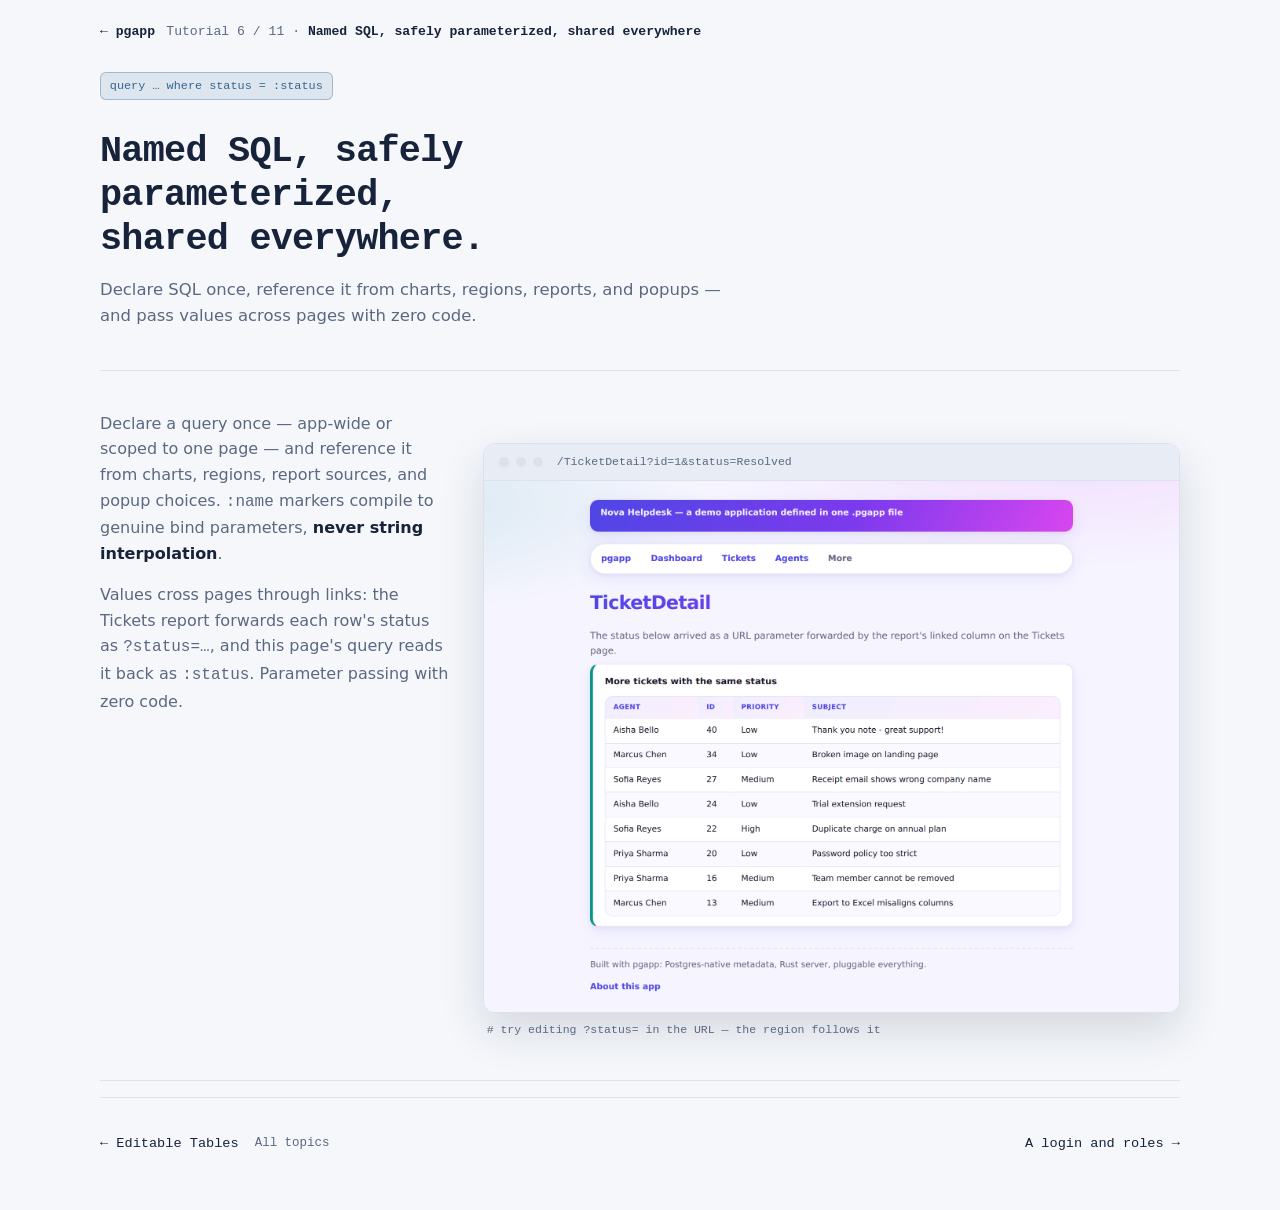
<file: marketing/tutorial/queries.html>
<!doctype html>
<html lang="en">
<head>
<meta charset="utf-8">
<meta name="viewport" content="width=device-width, initial-scale=1">
<title>Named SQL, safely parameterized, shared everywhere — pgapp tutorial</title>
<link rel="stylesheet" href="../style.css">
</head>
<body>

<div class="wrap sitenav">
  <a class="back" href="../index.html">&larr; pgapp</a>
  <span class="crumb">Tutorial 6 / 11 &middot; <strong>Named SQL, safely parameterized, shared everywhere</strong></span>
</div>

<header class="wrap tut-head">
  <span class="eyebrow">query &hellip; where status = :status</span>
  <h1>Named SQL, safely parameterized, shared everywhere.</h1>
  <p class="lede">Declare SQL once, reference it from charts, regions, reports, and popups &mdash; and pass values across pages with zero code.</p>
</header>

<main class="wrap tut-body feature">

<div class="txt">
  <p>Declare a query once &mdash; app-wide or scoped to one page &mdash; and reference it from charts, regions,
  report sources, and popup choices. <code>:name</code> markers compile to genuine bind parameters,
  <strong>never string interpolation</strong>.</p>
  <p>Values cross pages through links: the Tickets report forwards each row's status as
  <code>?status=&hellip;</code>, and this page's query reads it back as <code>:status</code>. Parameter passing
  with zero code.</p>
</div>
<div class="media">
  <div class="frame"><div class="bar"><span class="b"></span><span class="b"></span><span class="b"></span><span class="name">/TicketDetail?id=1&amp;status=Resolved</span></div><img src="../shots/detail.png" alt="The TicketDetail page showing a table of other resolved tickets, driven by the forwarded status parameter"></div>
  <div class="caption"># try editing ?status= in the URL &mdash; the region follows it</div>
</div>

</main>

<nav class="wrap pager">
  <a class="pager-link prev" href="editable-tables.html">&larr; Editable Tables</a>
  <a class="pager-link home" href="../index.html">All topics</a>
  <a class="pager-link next" href="auth.html">A login and roles &rarr;</a>
</nav>

</body>
</html>
</file>
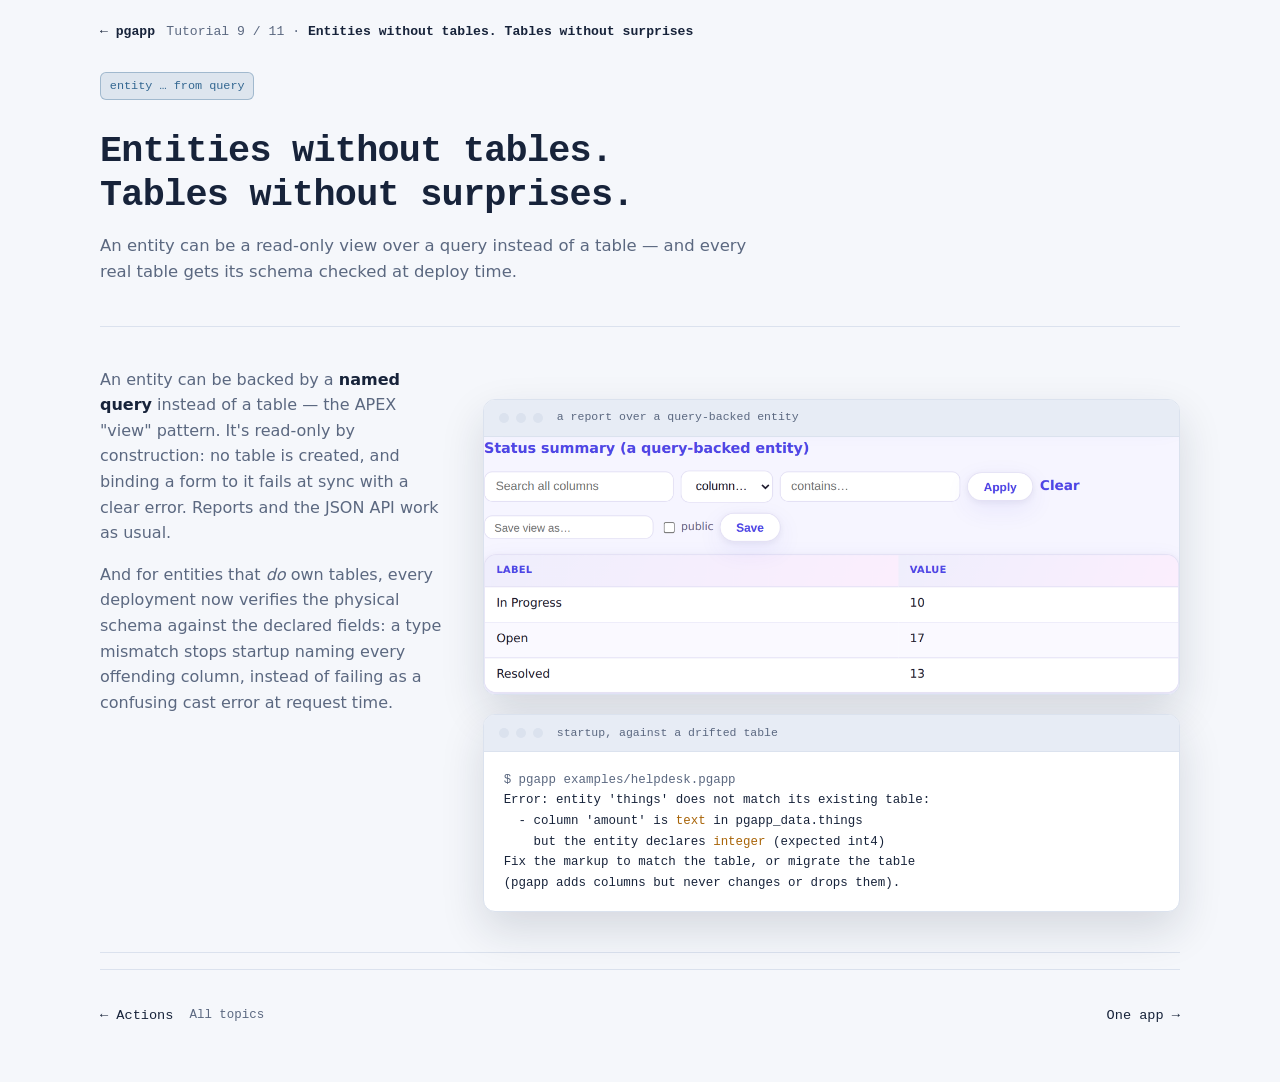
<file: marketing/tutorial/query-entities.html>
<!doctype html>
<html lang="en">
<head>
<meta charset="utf-8">
<meta name="viewport" content="width=device-width, initial-scale=1">
<title>Entities without tables. Tables without surprises — pgapp tutorial</title>
<link rel="stylesheet" href="../style.css">
</head>
<body>

<div class="wrap sitenav">
  <a class="back" href="../index.html">&larr; pgapp</a>
  <span class="crumb">Tutorial 9 / 11 &middot; <strong>Entities without tables. Tables without surprises</strong></span>
</div>

<header class="wrap tut-head">
  <span class="eyebrow">entity &hellip; from query</span>
  <h1>Entities without tables. Tables without surprises.</h1>
  <p class="lede">An entity can be a read-only view over a query instead of a table &mdash; and every real table gets its schema checked at deploy time.</p>
</header>

<main class="wrap tut-body feature">

<div class="txt">
  <p>An entity can be backed by a <strong>named query</strong> instead of a table &mdash; the APEX "view"
  pattern. It's read-only by construction: no table is created, and binding a form to it fails at
  sync with a clear error. Reports and the JSON API work as usual.</p>
  <p>And for entities that <em>do</em> own tables, every deployment now verifies the physical schema
  against the declared fields: a type mismatch stops startup naming every offending column, instead
  of failing as a confusing cast error at request time.</p>
</div>
<div class="media">
  <div class="media-stack">
    <div class="frame"><div class="bar"><span class="b"></span><span class="b"></span><span class="b"></span><span class="name">a report over a query-backed entity</span></div><img src="../shots/query-entity.png" alt="The status summary report driven by a query-backed entity"></div>
    <div class="code-card">
      <div class="bar"><span class="b"></span><span class="b"></span><span class="b"></span><span class="name">startup, against a drifted table</span></div>
      <pre><span class="c">$ pgapp examples/helpdesk.pgapp</span>
Error: entity 'things' does not match its existing table:
  - column 'amount' is <span class="s">text</span> in pgapp_data.things
    but the entity declares <span class="s">integer</span> (expected int4)
Fix the markup to match the table, or migrate the table
(pgapp adds columns but never changes or drops them).</pre>
    </div>
  </div>
</div>

</main>

<nav class="wrap pager">
  <a class="pager-link prev" href="actions.html">&larr; Actions</a>
  <a class="pager-link home" href="../index.html">All topics</a>
  <a class="pager-link next" href="theming.html">One app &rarr;</a>
</nav>

</body>
</html>
</file>
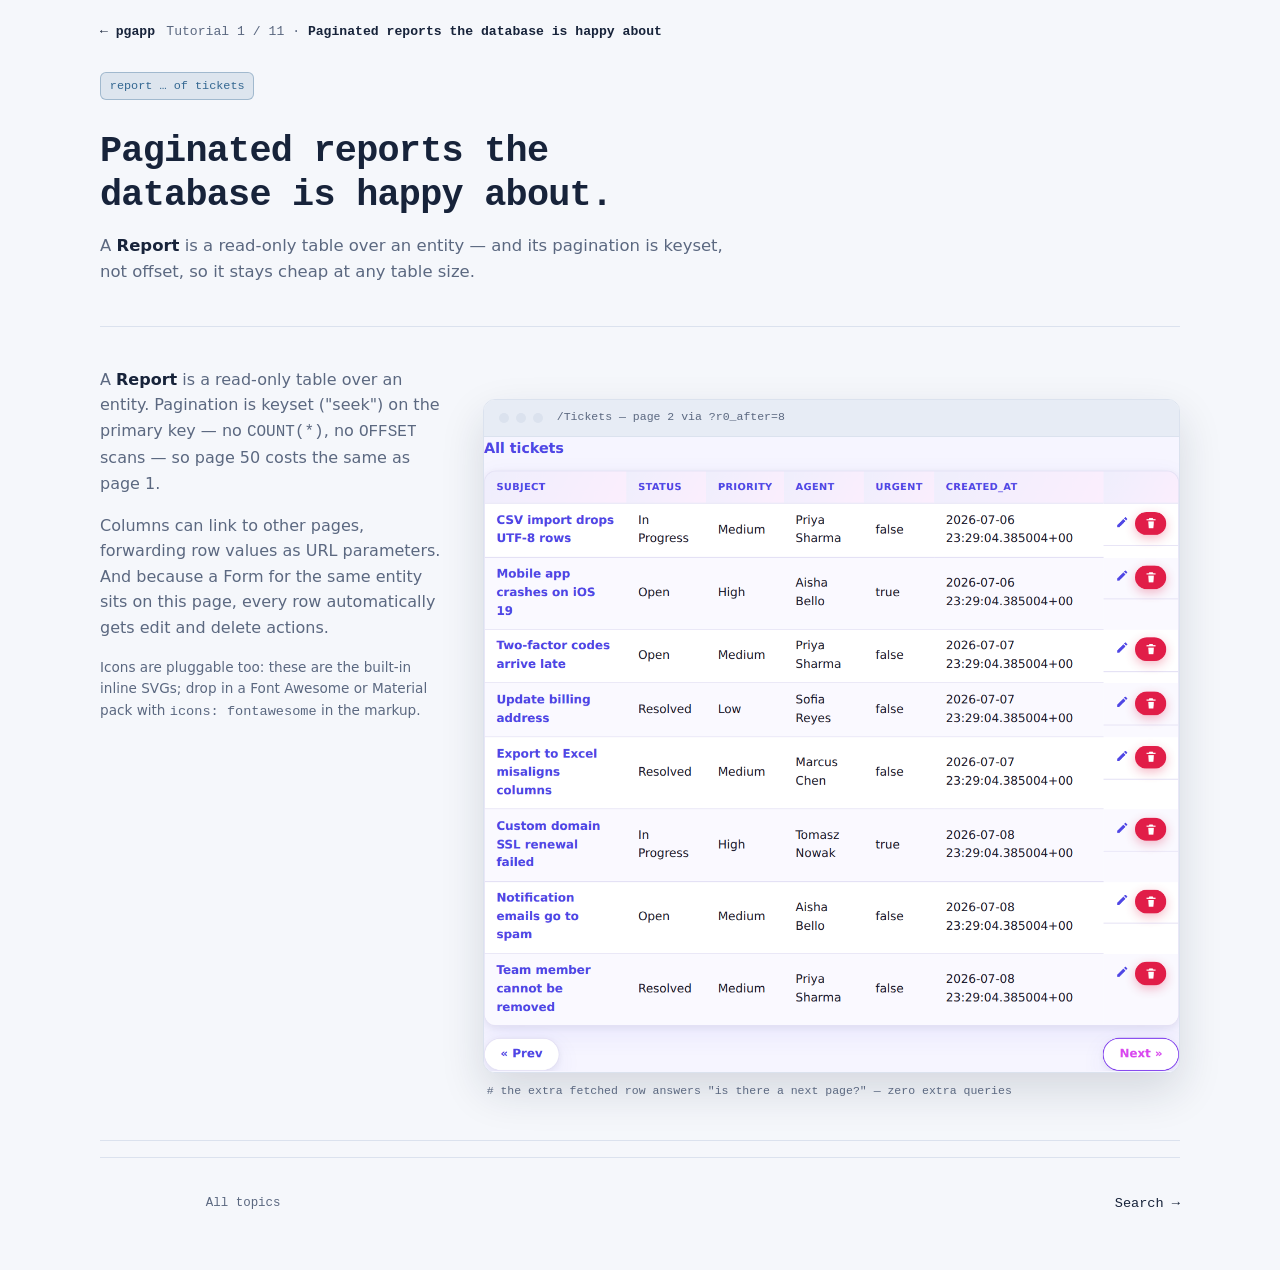
<file: marketing/tutorial/reports.html>
<!doctype html>
<html lang="en">
<head>
<meta charset="utf-8">
<meta name="viewport" content="width=device-width, initial-scale=1">
<title>Paginated reports the database is happy about — pgapp tutorial</title>
<link rel="stylesheet" href="../style.css">
</head>
<body>

<div class="wrap sitenav">
  <a class="back" href="../index.html">&larr; pgapp</a>
  <span class="crumb">Tutorial 1 / 11 &middot; <strong>Paginated reports the database is happy about</strong></span>
</div>

<header class="wrap tut-head">
  <span class="eyebrow">report &hellip; of tickets</span>
  <h1>Paginated reports the database is happy about.</h1>
  <p class="lede">A <strong>Report</strong> is a read-only table over an entity &mdash; and its pagination is keyset, not offset, so it stays cheap at any table size.</p>
</header>

<main class="wrap tut-body feature">

<div class="txt">
  <p>A <strong>Report</strong> is a read-only table over an entity. Pagination is keyset ("seek") on the primary key
  &mdash; no <code>COUNT(*)</code>, no <code>OFFSET</code> scans &mdash; so page 50 costs the same as page 1.</p>
  <p>Columns can link to other pages, forwarding row values as URL parameters. And because a Form for the
  same entity sits on this page, every row automatically gets edit and delete actions.</p>
  <p class="fine">Icons are pluggable too: these are the built-in inline SVGs; drop in a Font&nbsp;Awesome or
  Material pack with <code>icons: fontawesome</code> in the markup.</p>
</div>
<div class="media">
  <div class="frame"><div class="bar"><span class="b"></span><span class="b"></span><span class="b"></span><span class="name">/Tickets &mdash; page 2 via ?r0_after=8</span></div><img src="../shots/report-page2.png" alt="The All tickets report on its second page, with edit and delete icons on each row and Prev/Next controls"></div>
  <div class="caption"># the extra fetched row answers "is there a next page?" &mdash; zero extra queries</div>
</div>

</main>

<nav class="wrap pager">
  <span class="pager-link prev" style="visibility:hidden">placeholder</span>
  <a class="pager-link home" href="../index.html">All topics</a>
  <a class="pager-link next" href="search-and-views.html">Search &rarr;</a>
</nav>

</body>
</html>
</file>
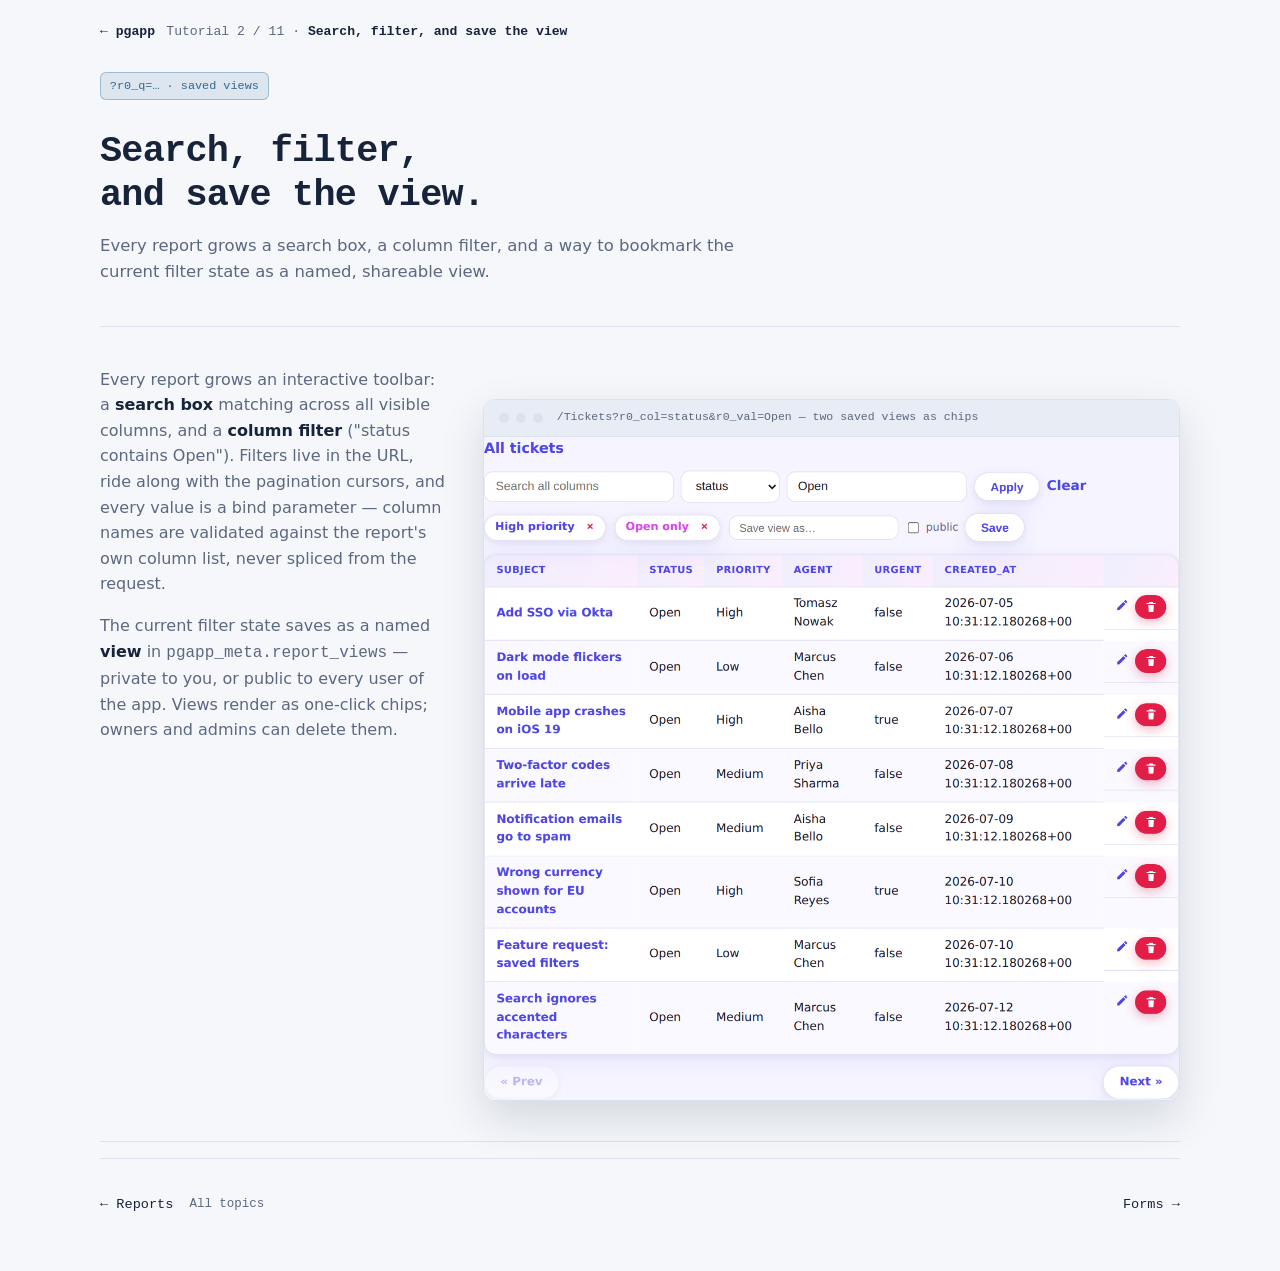
<file: marketing/tutorial/search-and-views.html>
<!doctype html>
<html lang="en">
<head>
<meta charset="utf-8">
<meta name="viewport" content="width=device-width, initial-scale=1">
<title>Search, filter, and save the view — pgapp tutorial</title>
<link rel="stylesheet" href="../style.css">
</head>
<body>

<div class="wrap sitenav">
  <a class="back" href="../index.html">&larr; pgapp</a>
  <span class="crumb">Tutorial 2 / 11 &middot; <strong>Search, filter, and save the view</strong></span>
</div>

<header class="wrap tut-head">
  <span class="eyebrow">?r0_q=&hellip; &middot; saved views</span>
  <h1>Search, filter, and save the view.</h1>
  <p class="lede">Every report grows a search box, a column filter, and a way to bookmark the current filter state as a named, shareable view.</p>
</header>

<main class="wrap tut-body feature">

<div class="txt">
  <p>Every report grows an interactive toolbar: a <strong>search box</strong> matching across all visible
  columns, and a <strong>column filter</strong> ("status contains Open"). Filters live in the URL, ride
  along with the pagination cursors, and every value is a bind parameter &mdash; column names are
  validated against the report's own column list, never spliced from the request.</p>
  <p>The current filter state saves as a named <strong>view</strong> in <code>pgapp_meta.report_views</code>
  &mdash; private to you, or public to every user of the app. Views render as one-click chips;
  owners and admins can delete them.</p>
</div>
<div class="media">
  <div class="frame"><div class="bar"><span class="b"></span><span class="b"></span><span class="b"></span><span class="name">/Tickets?r0_col=status&amp;r0_val=Open &mdash; two saved views as chips</span></div><img src="../shots/report-filtered.png" alt="The tickets report filtered to Open status, with a search toolbar and two saved-view chips named High priority and Open only"></div>
</div>

</main>

<nav class="wrap pager">
  <a class="pager-link prev" href="reports.html">&larr; Reports</a>
  <a class="pager-link home" href="../index.html">All topics</a>
  <a class="pager-link next" href="forms.html">Forms &rarr;</a>
</nav>

</body>
</html>
</file>
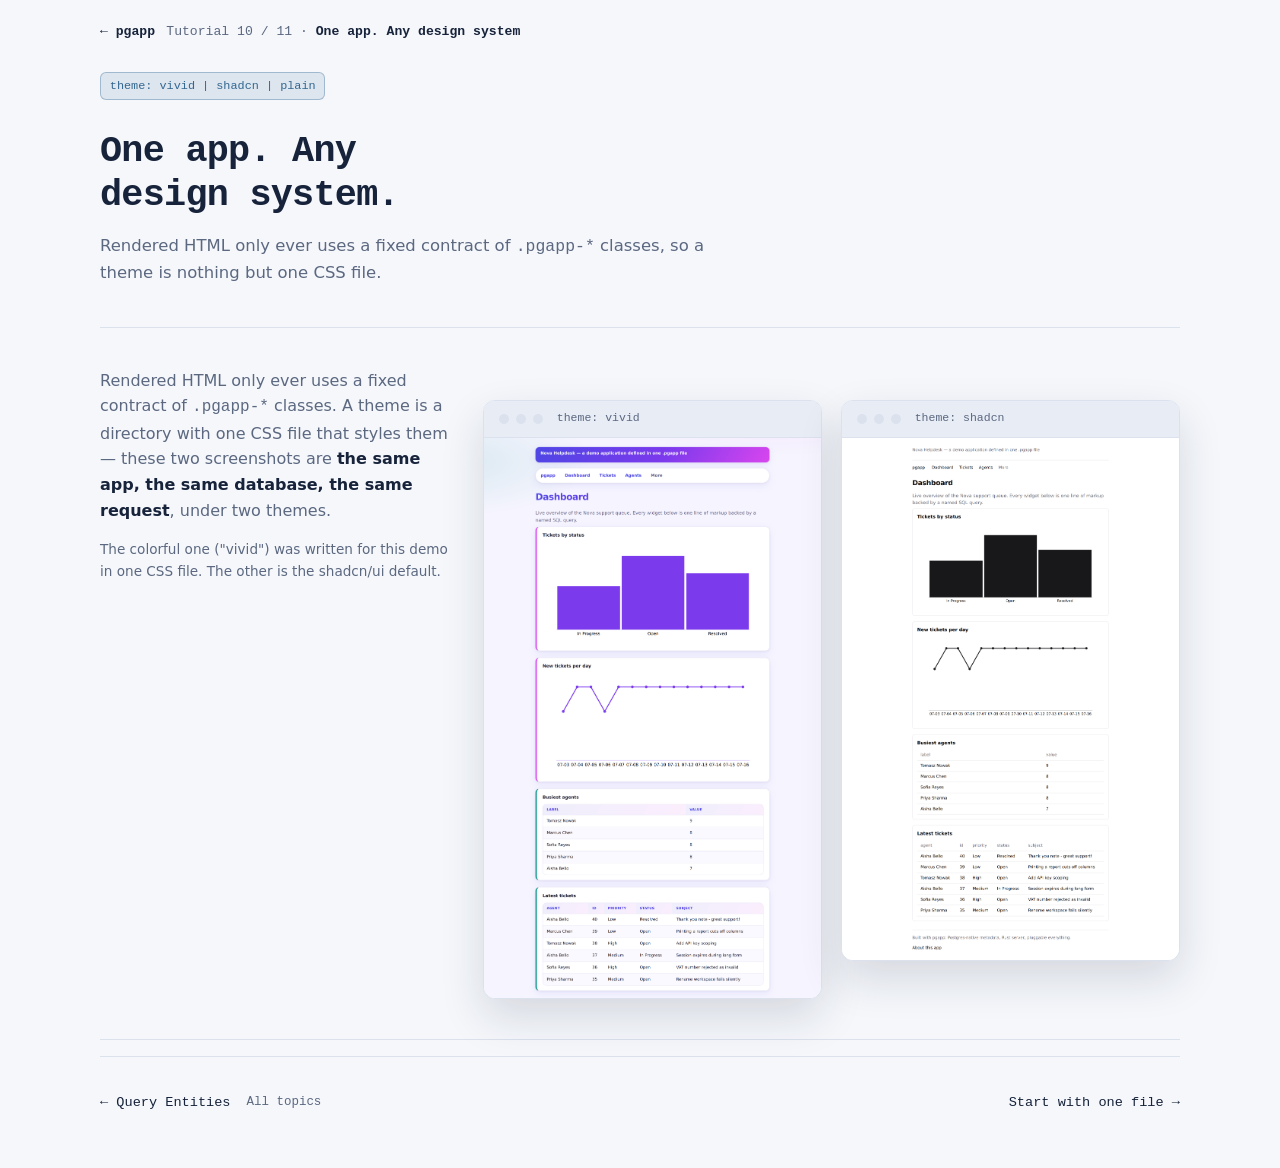
<file: marketing/tutorial/theming.html>
<!doctype html>
<html lang="en">
<head>
<meta charset="utf-8">
<meta name="viewport" content="width=device-width, initial-scale=1">
<title>One app. Any design system — pgapp tutorial</title>
<link rel="stylesheet" href="../style.css">
</head>
<body>

<div class="wrap sitenav">
  <a class="back" href="../index.html">&larr; pgapp</a>
  <span class="crumb">Tutorial 10 / 11 &middot; <strong>One app. Any design system</strong></span>
</div>

<header class="wrap tut-head">
  <span class="eyebrow">theme: vivid | shadcn | plain</span>
  <h1>One app. Any design system.</h1>
  <p class="lede">Rendered HTML only ever uses a fixed contract of <code>.pgapp-*</code> classes, so a theme is nothing but one CSS file.</p>
</header>

<main class="wrap tut-body feature">

<div class="txt">
  <p>Rendered HTML only ever uses a fixed contract of <code>.pgapp-*</code> classes. A theme is a directory
  with one CSS file that styles them &mdash; these two screenshots are <strong>the same app, the same database,
  the same request</strong>, under two themes.</p>
  <p class="fine">The colorful one ("vivid") was written for this demo in one CSS file. The other is the
  shadcn/ui default.</p>
</div>
<div class="media">
  <div class="two-up">
    <div>
      <div class="frame crop"><div class="bar"><span class="b"></span><span class="b"></span><span class="b"></span><span class="name">theme: vivid</span></div><img src="../shots/dashboard.png" alt="Dashboard in the vivid theme: gradient header, purple charts, card panels"></div>
    </div>
    <div>
      <div class="frame crop"><div class="bar"><span class="b"></span><span class="b"></span><span class="b"></span><span class="name">theme: shadcn</span></div><img src="../shots/dashboard-shadcn.png" alt="The identical dashboard in the neutral shadcn theme"></div>
    </div>
  </div>
</div>

</main>

<nav class="wrap pager">
  <a class="pager-link prev" href="query-entities.html">&larr; Query Entities</a>
  <a class="pager-link home" href="../index.html">All topics</a>
  <a class="pager-link next" href="modular-apps.html">Start with one file &rarr;</a>
</nav>

</body>
</html>
</file>
<file: marketing/style.css>
/* pgapp marketing site — shared styles for index.html and tutorial/*.html */

:root {
    --ink0: #0b1220;
    --ink1: #121b2e;
    --ink2: #1a2740;
    --line: #24304a;
    --text: #dce4f2;
    --muted: #8b97ad;
    --accent: #6db3e8;
    --accent-deep: #336791;
    --amber: #e8a13d;
    --good: #58c496;
    --frame-bar: #1a2438;
    --shadow: 0 24px 60px rgb(0 0 0 / 0.45);
    --radius: 12px;
    --mono: ui-monospace, "SF Mono", "Cascadia Code", "JetBrains Mono", Menlo, Consolas, monospace;
    --sans: system-ui, -apple-system, "Segoe UI", sans-serif;
  }
  @media (prefers-color-scheme: light) {
    :root {
      --ink0: #f5f7fb;
      --ink1: #ffffff;
      --ink2: #eef2f9;
      --line: #dbe2ee;
      --text: #17233a;
      --muted: #5b6880;
      --accent: #336791;
      --accent-deep: #336791;
      --amber: #a86408;
      --good: #1e7a54;
      --frame-bar: #e7ecf5;
      --shadow: 0 18px 44px rgb(23 35 58 / 0.14);
    }
  }
  :root[data-theme="dark"] {
    --ink0: #0b1220; --ink1: #121b2e; --ink2: #1a2740; --line: #24304a;
    --text: #dce4f2; --muted: #8b97ad; --accent: #6db3e8; --accent-deep: #336791;
    --amber: #e8a13d; --good: #58c496; --frame-bar: #1a2438;
    --shadow: 0 24px 60px rgb(0 0 0 / 0.45);
  }
  :root[data-theme="light"] {
    --ink0: #f5f7fb; --ink1: #ffffff; --ink2: #eef2f9; --line: #dbe2ee;
    --text: #17233a; --muted: #5b6880; --accent: #336791; --accent-deep: #336791;
    --amber: #a86408; --good: #1e7a54; --frame-bar: #e7ecf5;
    --shadow: 0 18px 44px rgb(23 35 58 / 0.14);
  }

  * { box-sizing: border-box; }
  body {
    margin: 0;
    background: var(--ink0);
    color: var(--text);
    font-family: var(--sans);
    line-height: 1.6;
    font-size: 16px;
  }
  a { color: var(--accent); }
  a:focus-visible, button:focus-visible { outline: 2px solid var(--accent); outline-offset: 3px; }

  .wrap { max-width: 1080px; margin: 0 auto; padding: 0 1.5rem; }

  /* ---------- hero ---------- */
  .hero { padding: 4.5rem 0 3.5rem; border-bottom: 1px solid var(--line); }
  .brand {
    font-family: var(--mono);
    font-size: 0.85rem;
    color: var(--muted);
    letter-spacing: 0.08em;
    display: flex;
    align-items: center;
    gap: 0.5rem;
    margin-bottom: 2.25rem;
  }
  .brand .dot { width: 9px; height: 9px; border-radius: 50%; background: var(--good); }
  h1 {
    font-family: var(--mono);
    font-size: clamp(2rem, 5vw, 3.3rem);
    line-height: 1.12;
    letter-spacing: -0.02em;
    margin: 0 0 1.1rem;
    max-width: 21ch;
    text-wrap: balance;
    font-weight: 700;
  }
  h1 .a { color: var(--accent); }
  .lede { color: var(--muted); max-width: 58ch; font-size: 1.08rem; margin: 0 0 2.5rem; }
  .lede strong { color: var(--text); font-weight: 600; }

  .hero-pair {
    display: grid;
    grid-template-columns: minmax(320px, 5fr) 7fr;
    gap: 1.6rem;
    align-items: stretch;
  }
  @media (max-width: 860px) { .hero-pair { grid-template-columns: 1fr; } }

  .code-card {
    background: var(--ink1);
    border: 1px solid var(--line);
    border-radius: var(--radius);
    overflow: hidden;
    display: flex;
    flex-direction: column;
    box-shadow: var(--shadow);
  }
  .code-card .bar, .frame .bar {
    display: flex;
    align-items: center;
    gap: 0.45rem;
    background: var(--frame-bar);
    border-bottom: 1px solid var(--line);
    padding: 0.55rem 0.9rem;
    font-family: var(--mono);
    font-size: 0.72rem;
    color: var(--muted);
  }
  .bar .b { width: 10px; height: 10px; border-radius: 50%; background: var(--line); }
  .bar .name { margin-left: 0.4rem; }
  .code-card pre {
    margin: 0;
    padding: 1.1rem 1.2rem;
    overflow-x: auto;
    font-family: var(--mono);
    font-size: 0.78rem;
    line-height: 1.65;
    flex: 1;
  }
  .k { color: var(--accent); font-weight: 600; }
  .s { color: var(--amber); }
  .c { color: var(--muted); }

  .frame {
    background: var(--ink1);
    border: 1px solid var(--line);
    border-radius: var(--radius);
    overflow: hidden;
    box-shadow: var(--shadow);
  }
  .frame img { display: block; width: 100%; height: auto; }
  .frame.crop img { max-height: 560px; object-fit: cover; object-position: top; }

  .arrow-note {
    font-family: var(--mono);
    font-size: 0.78rem;
    color: var(--muted);
    text-align: center;
    padding: 1.2rem 0 0;
  }
  .arrow-note .a { color: var(--accent); }

  /* ---------- stats strip ---------- */
  .stats {
    display: flex;
    flex-wrap: wrap;
    gap: 2.5rem;
    padding: 1.6rem 0;
    border-bottom: 1px solid var(--line);
    font-family: var(--mono);
  }
  .stat .n { font-size: 1.5rem; font-weight: 700; color: var(--accent); font-variant-numeric: tabular-nums; }
  .stat .l { font-size: 0.75rem; color: var(--muted); letter-spacing: 0.06em; }

  /* ---------- feature rows ---------- */
  .features { padding: 1rem 0 2rem; }
  .feature {
    display: grid;
    grid-template-columns: minmax(280px, 4fr) 8fr;
    gap: 2.2rem;
    align-items: start;
    padding: 3.2rem 0;
    border-bottom: 1px solid var(--line);
  }
  .feature:last-child { border-bottom: none; }
  .feature.flip { grid-template-columns: 8fr minmax(280px, 4fr); }
  .feature.flip .txt { order: 2; }
  .feature.flip .media { order: 1; }
  @media (max-width: 860px) {
    .feature, .feature.flip { grid-template-columns: 1fr; }
    .feature.flip .txt { order: 1; }
    .feature.flip .media { order: 2; }
  }
  .eyebrow {
    display: inline-block;
    font-family: var(--mono);
    font-size: 0.74rem;
    color: var(--accent);
    background: color-mix(in srgb, var(--accent) 12%, transparent);
    border: 1px solid color-mix(in srgb, var(--accent) 35%, transparent);
    border-radius: 6px;
    padding: 0.2rem 0.55rem;
    margin-bottom: 0.9rem;
  }
  .feature h2 {
    font-family: var(--mono);
    font-size: 1.35rem;
    letter-spacing: -0.01em;
    margin: 0 0 0.7rem;
    line-height: 1.3;
    text-wrap: balance;
  }
  .feature p { color: var(--muted); margin: 0 0 0.8rem; max-width: 48ch; }
  .feature p strong { color: var(--text); font-weight: 600; }
  .feature .fine { font-size: 0.85rem; }
  .media-stack { display: flex; flex-direction: column; gap: 1.2rem; }
  .caption {
    font-family: var(--mono);
    font-size: 0.72rem;
    color: var(--muted);
    padding: 0.55rem 0.2rem 0;
  }
  .two-up { display: grid; grid-template-columns: 1fr 1fr; gap: 1.2rem; }
  @media (max-width: 700px) { .two-up { grid-template-columns: 1fr; } }

  /* ---------- architecture ---------- */
  .arch { padding: 3.5rem 0; border-bottom: 1px solid var(--line); }
  .arch h2 { font-family: var(--mono); font-size: 1.35rem; margin: 0 0 1.6rem; }
  .arch-grid { display: grid; grid-template-columns: repeat(auto-fit, minmax(230px, 1fr)); gap: 1.2rem; }
  .arch-card {
    background: var(--ink1);
    border: 1px solid var(--line);
    border-radius: var(--radius);
    padding: 1.1rem 1.2rem;
  }
  .arch-card h3 { font-family: var(--mono); font-size: 0.9rem; color: var(--accent); margin: 0 0 0.4rem; }
  .arch-card p { font-size: 0.85rem; color: var(--muted); margin: 0; }

  /* ---------- footer ---------- */
  .foot { padding: 3rem 0 4rem; }
  .foot h2 { font-family: var(--mono); font-size: 1.2rem; margin: 0 0 1rem; }
  .runbox {
    background: var(--ink1);
    border: 1px solid var(--line);
    border-radius: var(--radius);
    padding: 1rem 1.2rem;
    font-family: var(--mono);
    font-size: 0.8rem;
    overflow-x: auto;
    white-space: pre;
    line-height: 1.8;
  }
  .foot .sig { margin-top: 2rem; font-size: 0.85rem; color: var(--muted); }

/* ---------- site nav (tutorial pages) ---------- */
.sitenav {
  display: flex;
  align-items: center;
  gap: 0.7rem;
  padding: 1.3rem 0;
  font-family: var(--mono);
  font-size: 0.82rem;
}
.sitenav .back {
  color: var(--text);
  text-decoration: none;
  font-weight: 700;
  display: inline-flex;
  align-items: center;
  gap: 0.4rem;
}
.sitenav .back:hover { color: var(--accent); }
.sitenav .crumb { color: var(--muted); }
.sitenav .crumb strong { color: var(--text); font-weight: 600; }

/* ---------- tutorial article header ---------- */
.tut-head { padding: 0.5rem 0 2.5rem; border-bottom: 1px solid var(--line); }
.tut-head h1 {
  font-family: var(--mono);
  font-size: clamp(1.6rem, 4vw, 2.3rem);
  line-height: 1.2;
  margin: 0.9rem 0 1rem;
  max-width: 26ch;
  text-wrap: balance;
}
.tut-head .lede { color: var(--muted); max-width: 62ch; font-size: 1.03rem; margin: 0; }
.tut-head .lede strong { color: var(--text); font-weight: 600; }

/* ---------- tutorial body ---------- */
.tut-body { padding: 2.5rem 0; }
.tut-body .txt p { color: var(--muted); margin: 0 0 1rem; max-width: 60ch; }
.tut-body .txt p strong { color: var(--text); font-weight: 600; }
.tut-body .txt p.fine { font-size: 0.85rem; }
.tut-body .media { margin-top: 2rem; }
.tut-body .media-stack { display: flex; flex-direction: column; gap: 1.2rem; }
.tut-body .two-up { display: grid; grid-template-columns: 1fr 1fr; gap: 1.2rem; }
@media (max-width: 700px) { .tut-body .two-up { grid-template-columns: 1fr; } }

/* ---------- prev/next pager ---------- */
.pager {
  display: flex;
  align-items: center;
  justify-content: space-between;
  gap: 1rem;
  padding: 2.2rem 0 3.5rem;
  border-top: 1px solid var(--line);
  margin-top: 1rem;
  font-family: var(--mono);
  font-size: 0.85rem;
}
.pager-link { color: var(--text); text-decoration: none; }
.pager-link:hover { color: var(--accent); }
.pager-link.home { color: var(--muted); font-size: 0.78rem; }
.pager-link.next { text-align: right; margin-left: auto; }
.pager-spacer { flex: 1; }

/* ---------- tutorial table of contents (index page) ---------- */
.toc { padding: 3rem 0 3.5rem; border-bottom: 1px solid var(--line); }
.toc h2 { font-family: var(--mono); font-size: 1.5rem; margin: 0 0 0.6rem; }
.toc-intro { color: var(--muted); max-width: 58ch; margin: 0 0 2rem; }
.toc-grid { display: grid; grid-template-columns: repeat(auto-fit, minmax(280px, 1fr)); gap: 1.1rem; }
.toc-card {
  display: block;
  background: var(--ink1);
  border: 1px solid var(--line);
  border-radius: var(--radius);
  padding: 1.1rem 1.25rem 1.3rem;
  text-decoration: none;
  color: inherit;
  transition: border-color 0.15s ease;
}
.toc-card:hover { border-color: var(--accent); }
.toc-card .n {
  font-family: var(--mono);
  font-size: 0.72rem;
  color: var(--muted);
  margin-bottom: 0.5rem;
  display: block;
}
.toc-card h3 {
  font-family: var(--mono);
  font-size: 1.02rem;
  line-height: 1.35;
  margin: 0 0 0.5rem;
  color: var(--text);
  text-wrap: balance;
}
.toc-card p { color: var(--muted); font-size: 0.88rem; margin: 0; }
.toc-card .go { display: inline-block; margin-top: 0.7rem; font-size: 0.8rem; color: var(--accent); font-family: var(--mono); }
</file>
